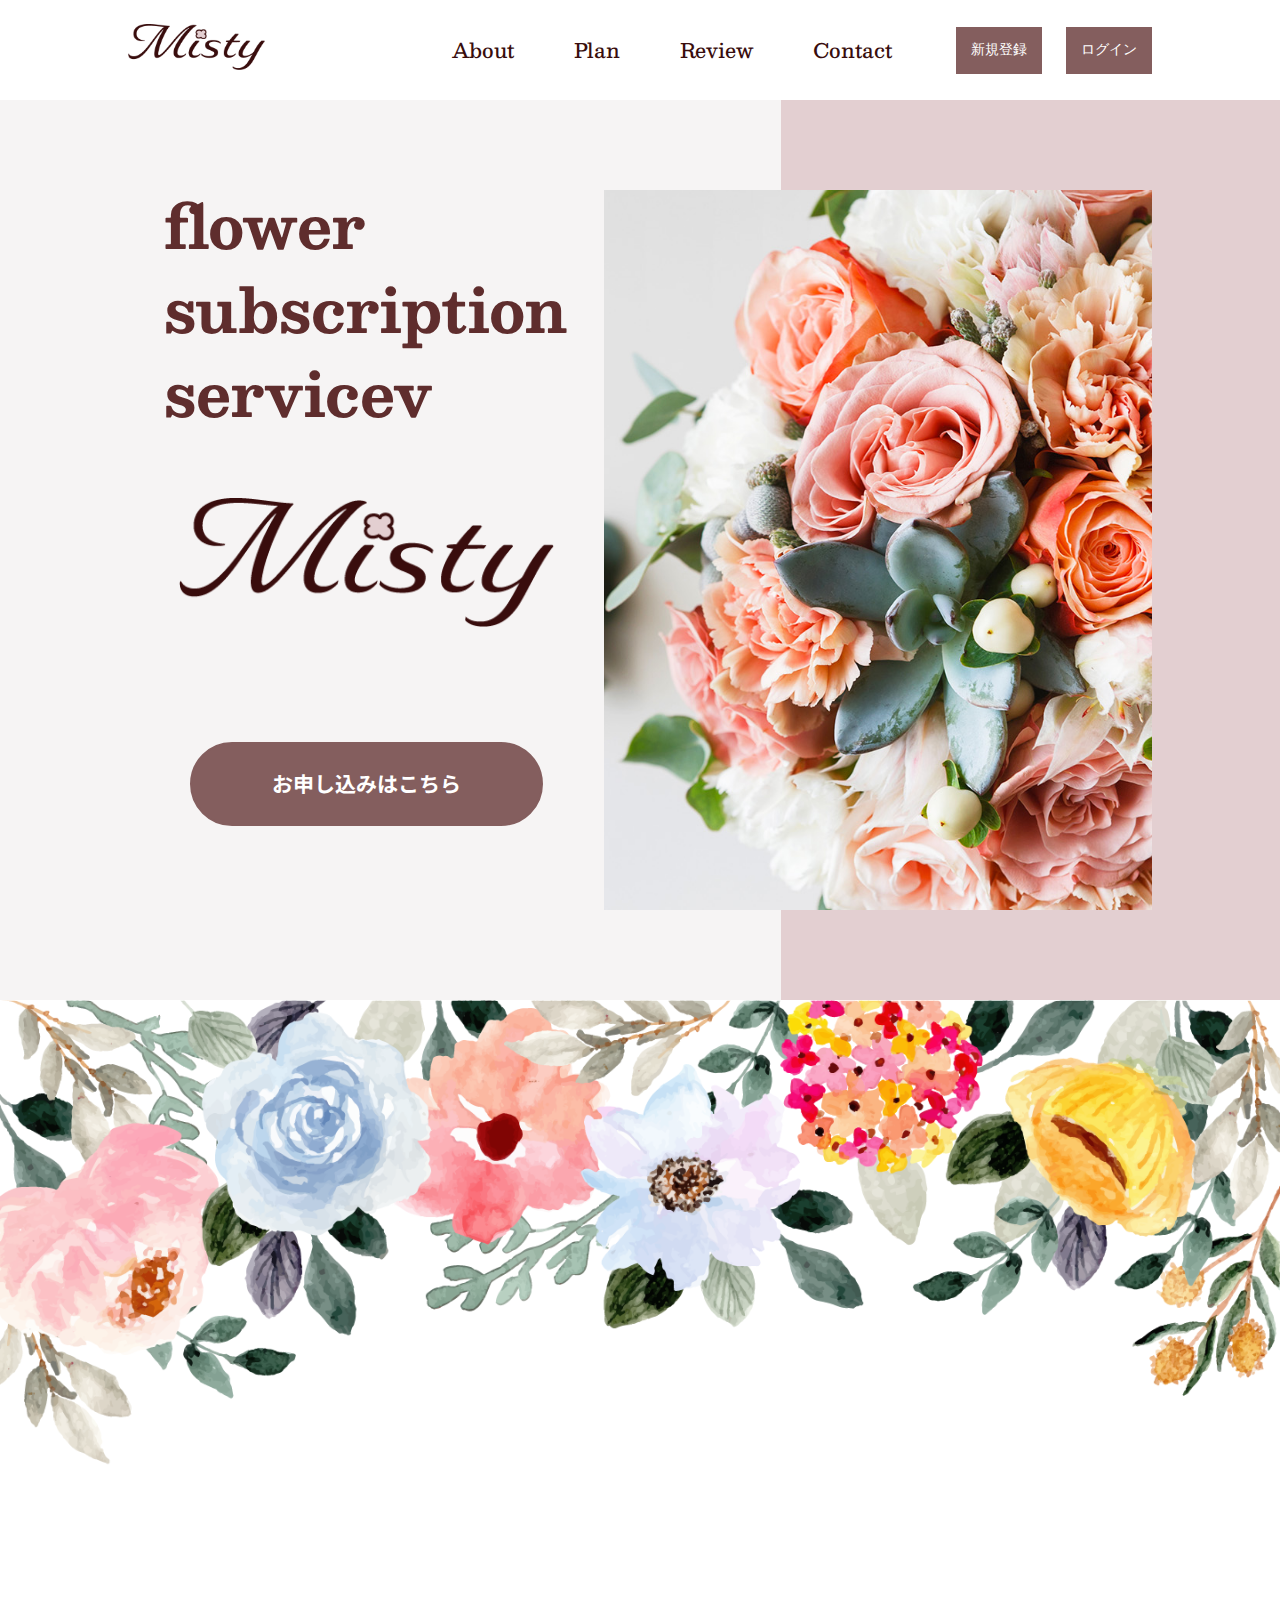
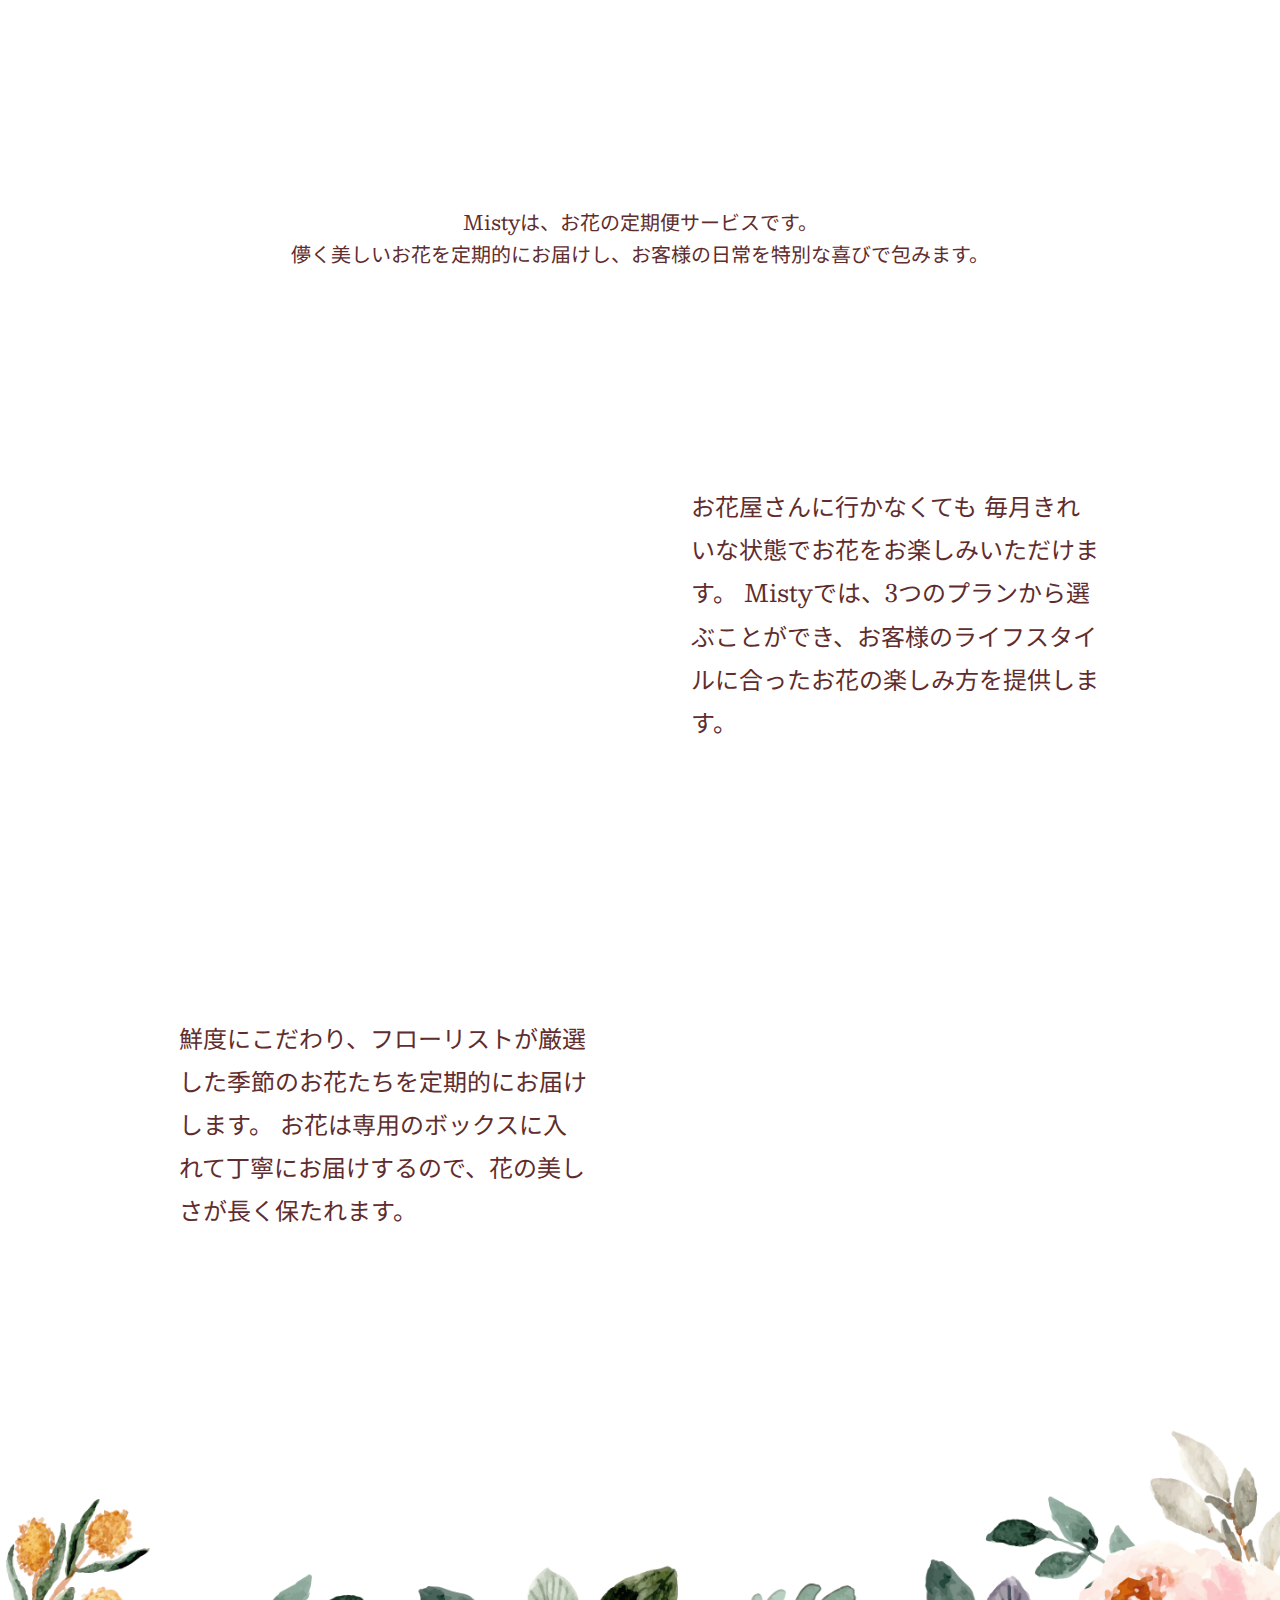
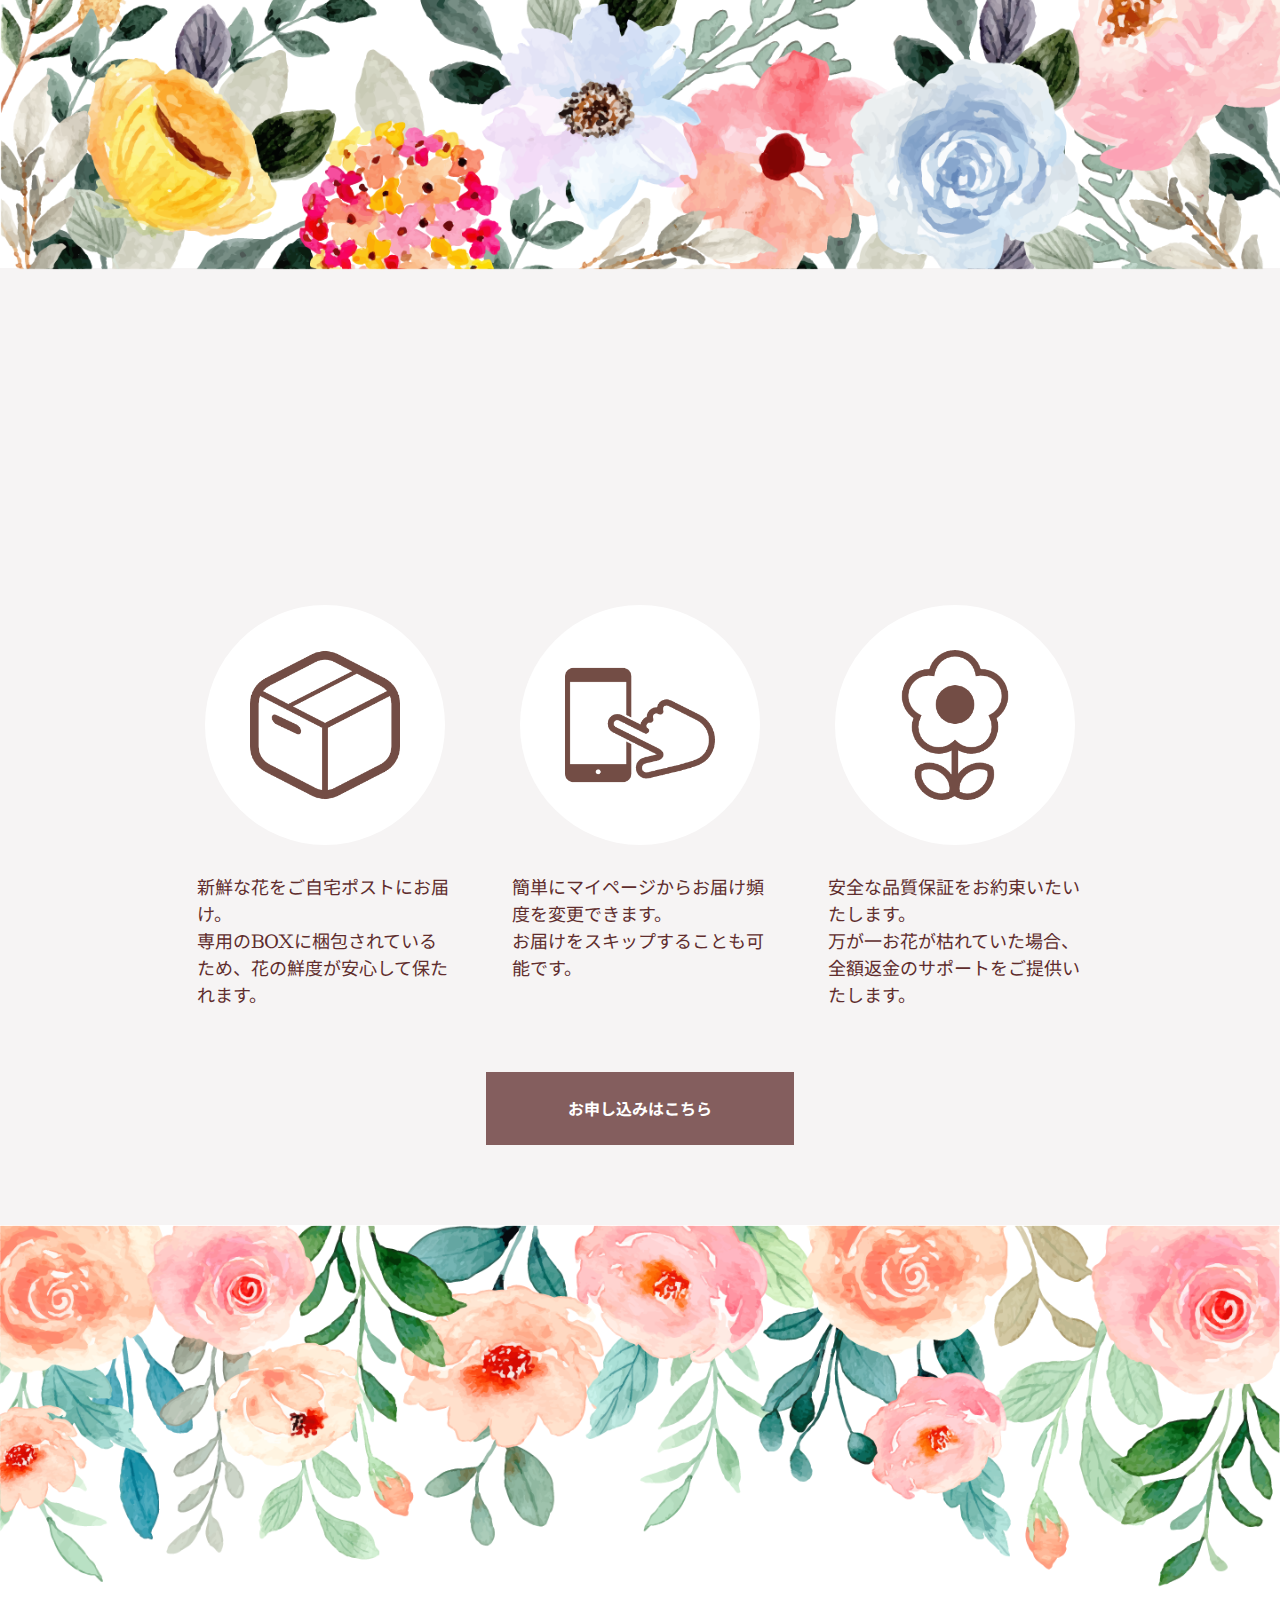
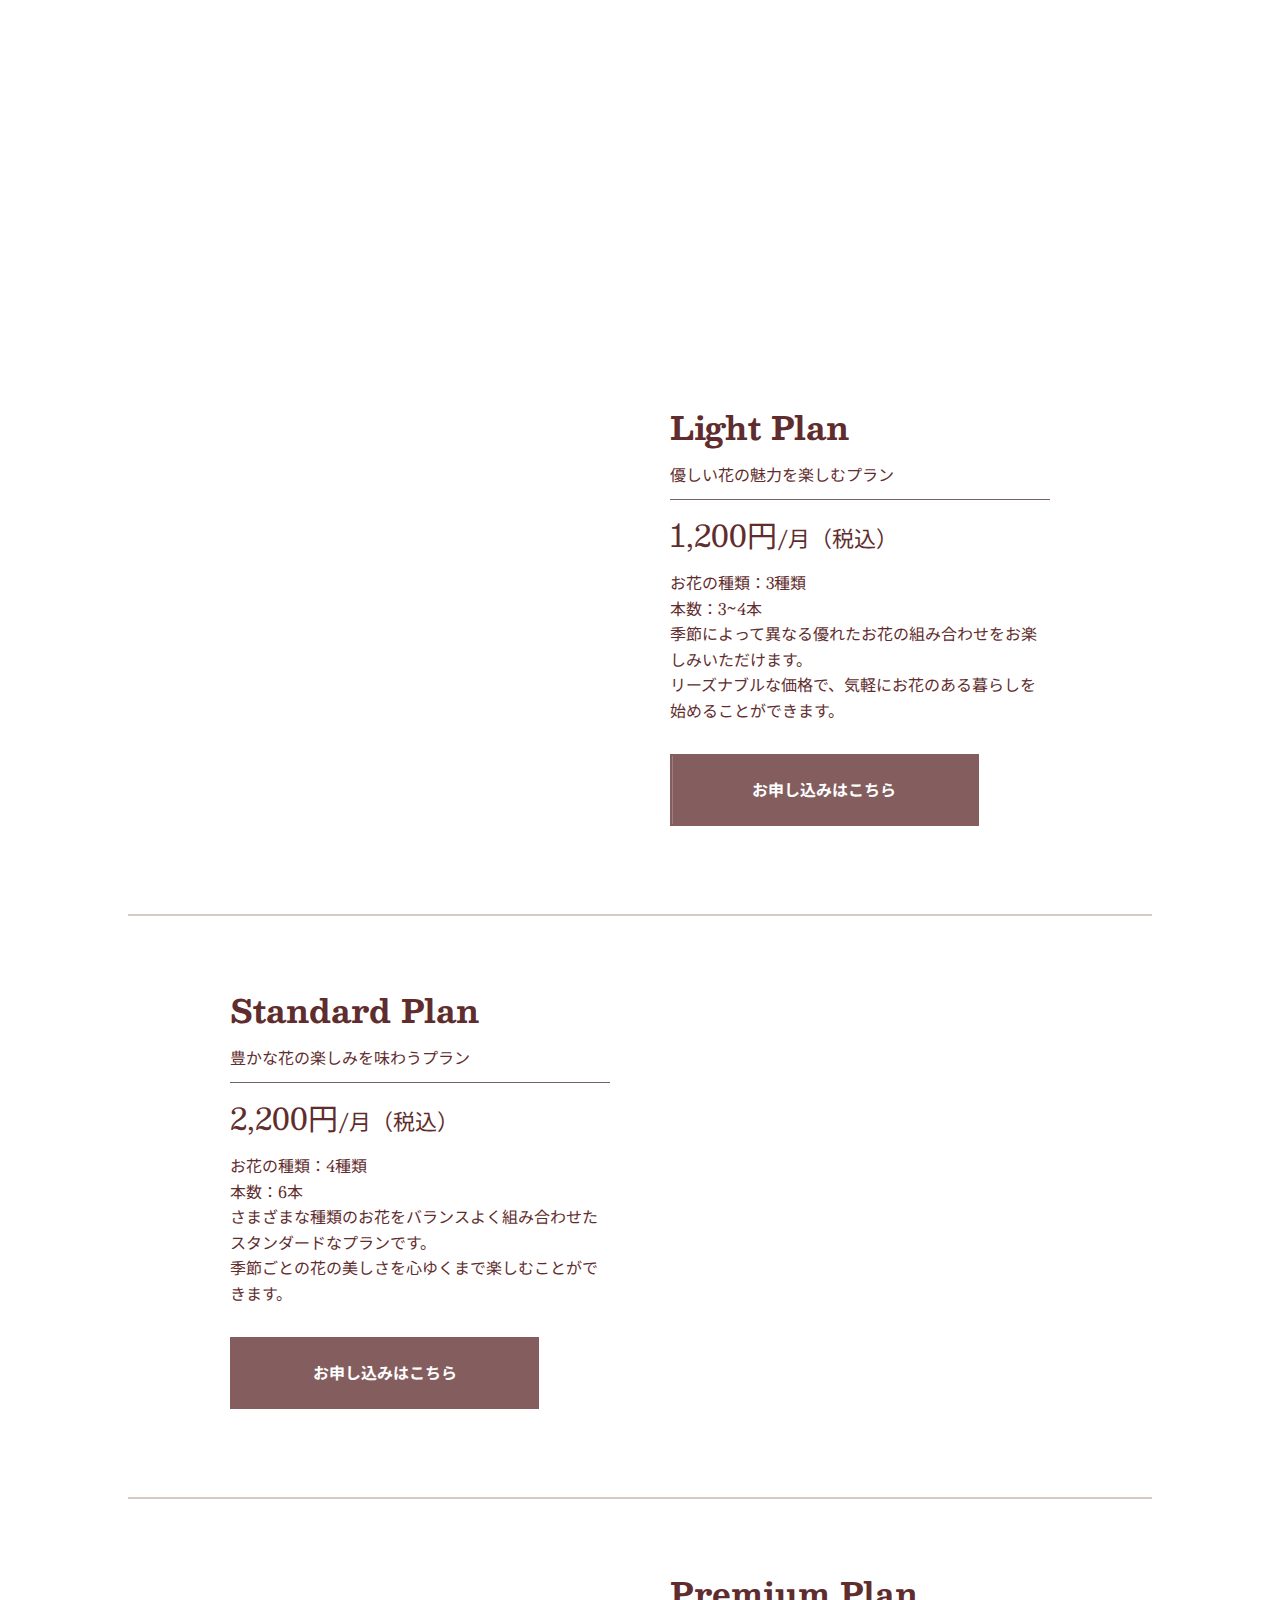
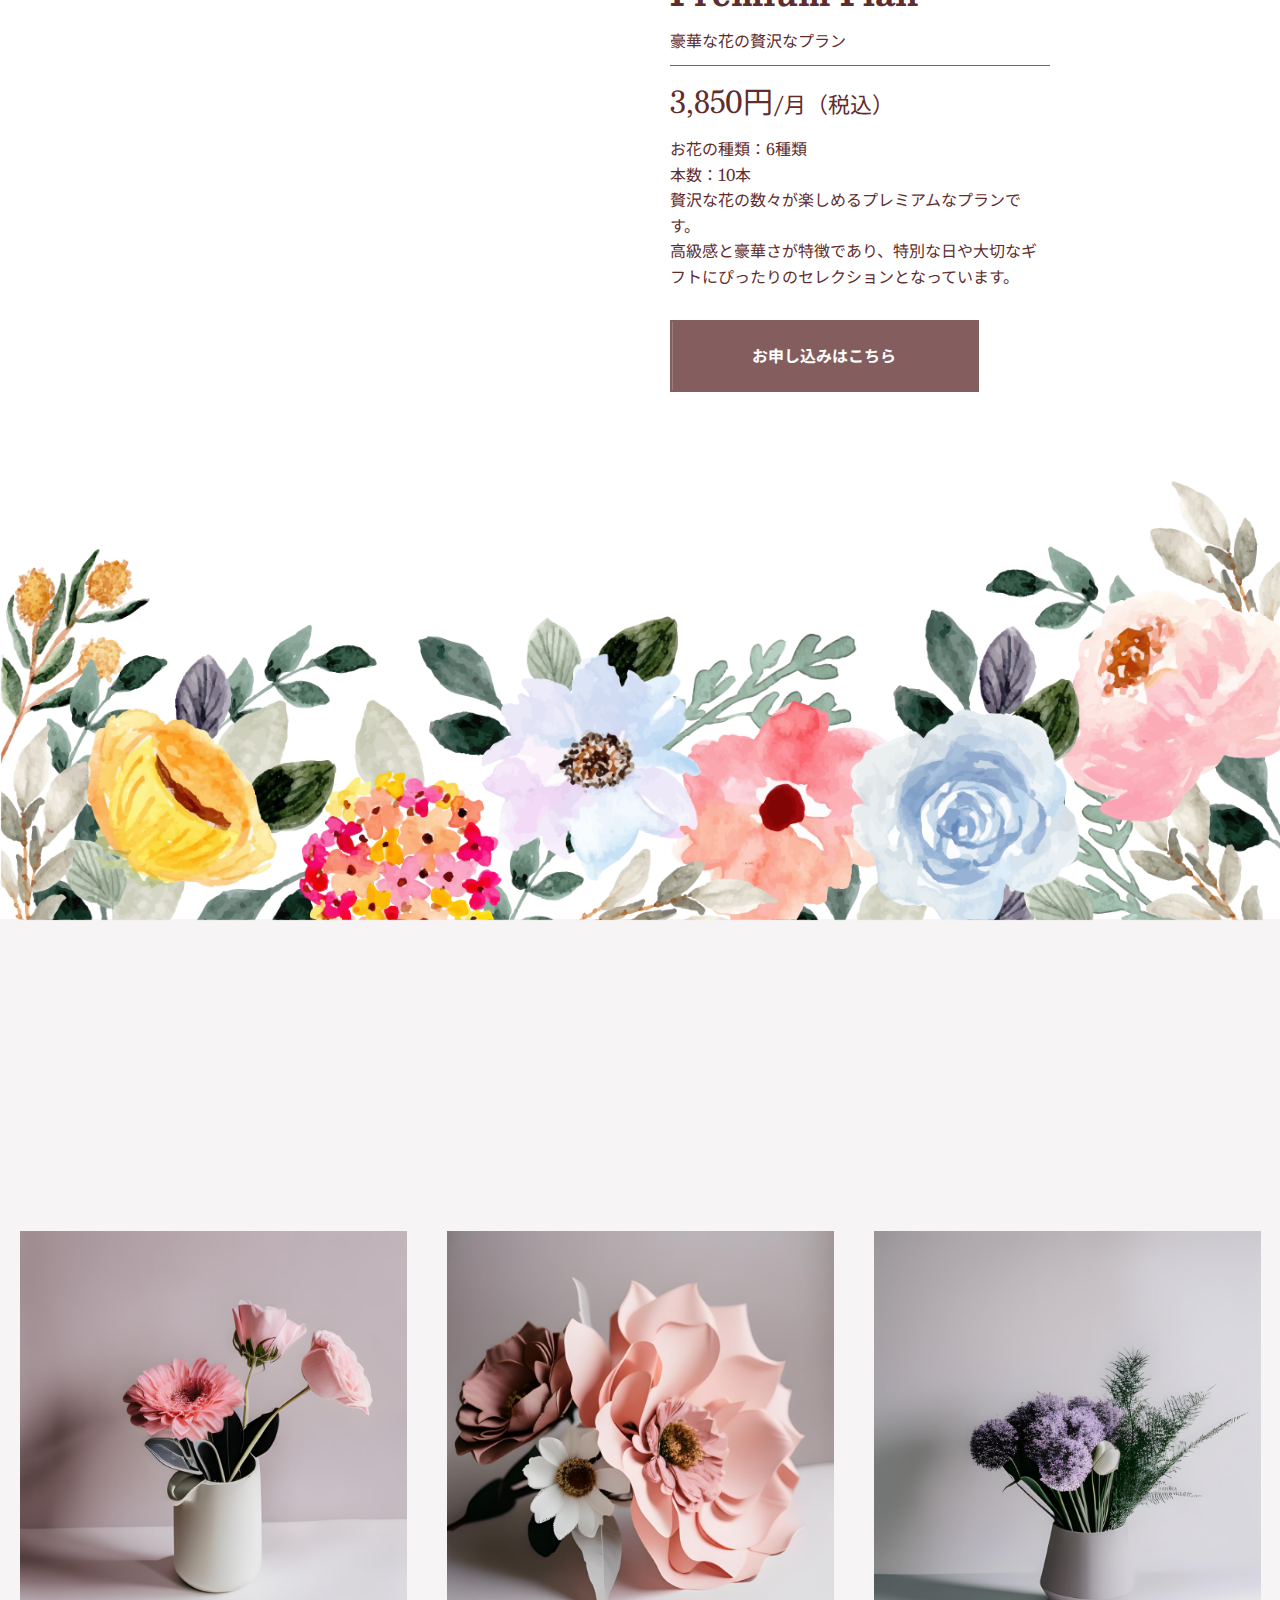
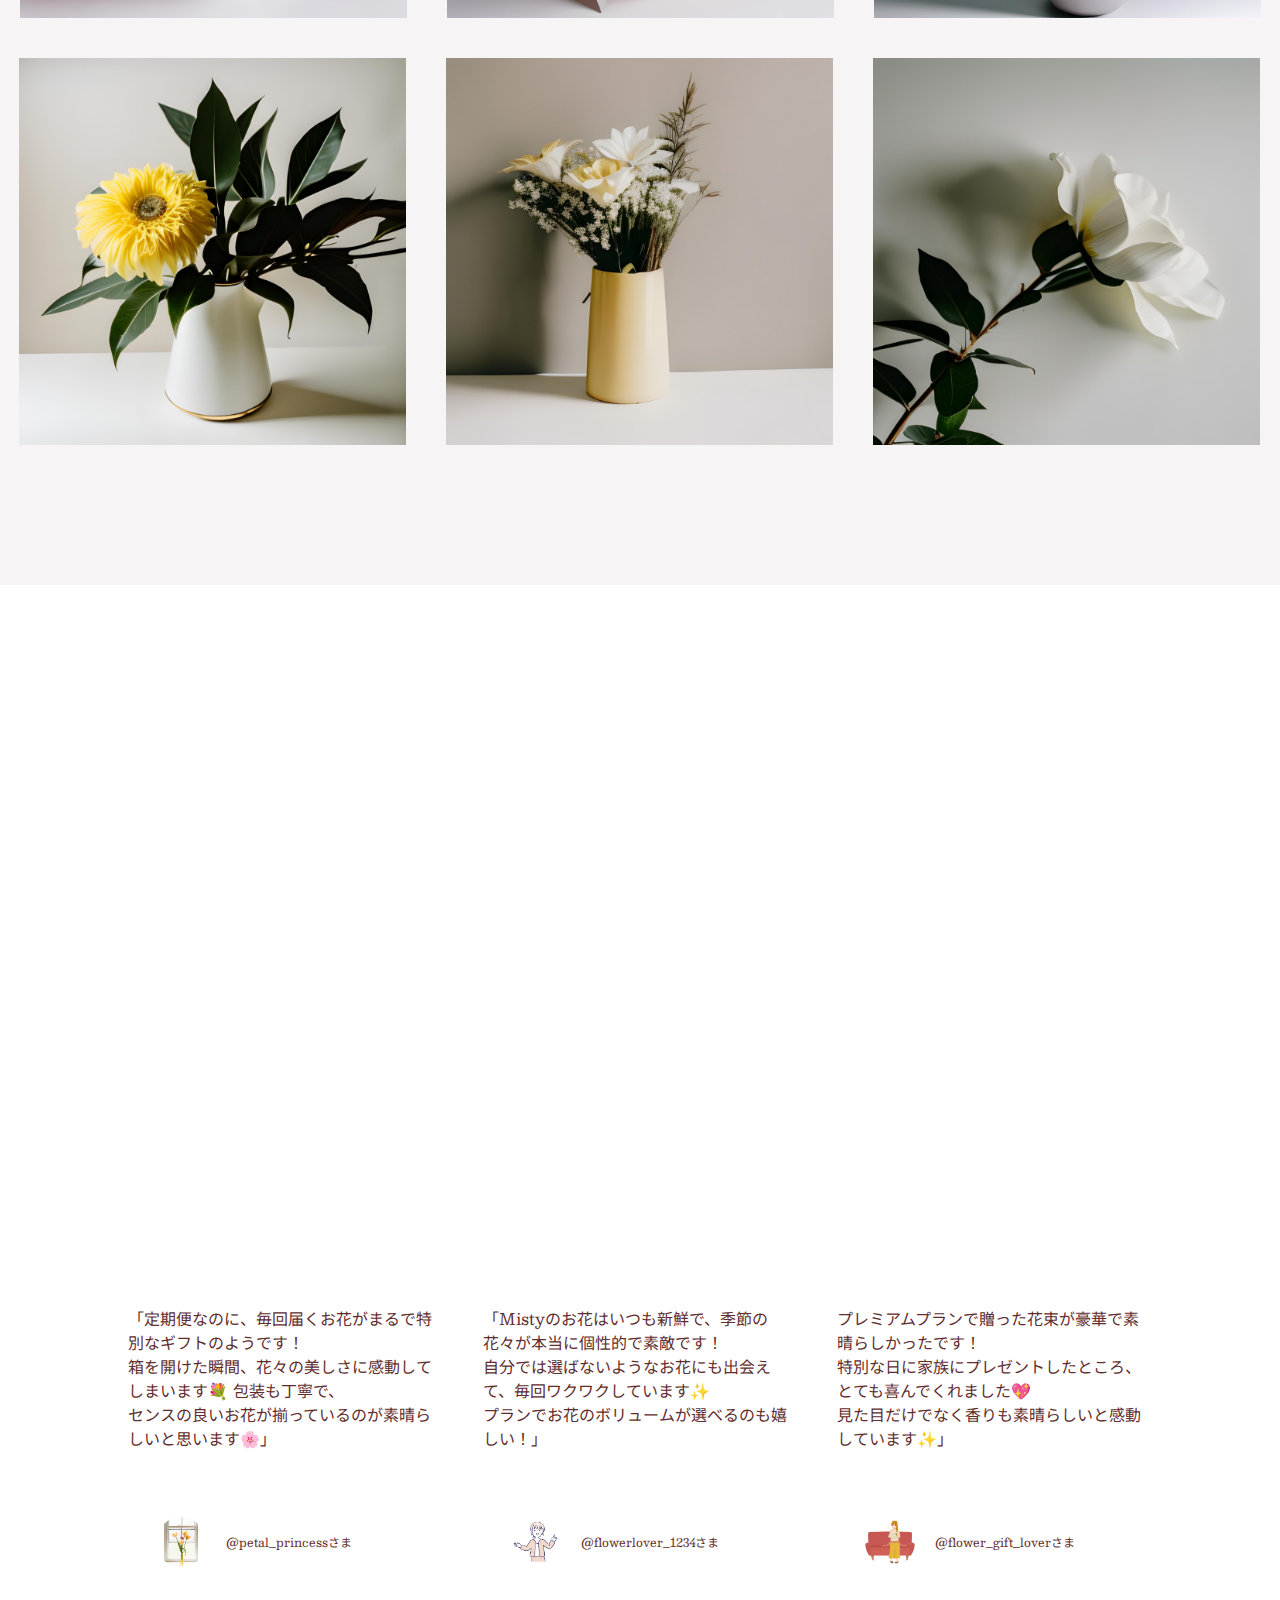
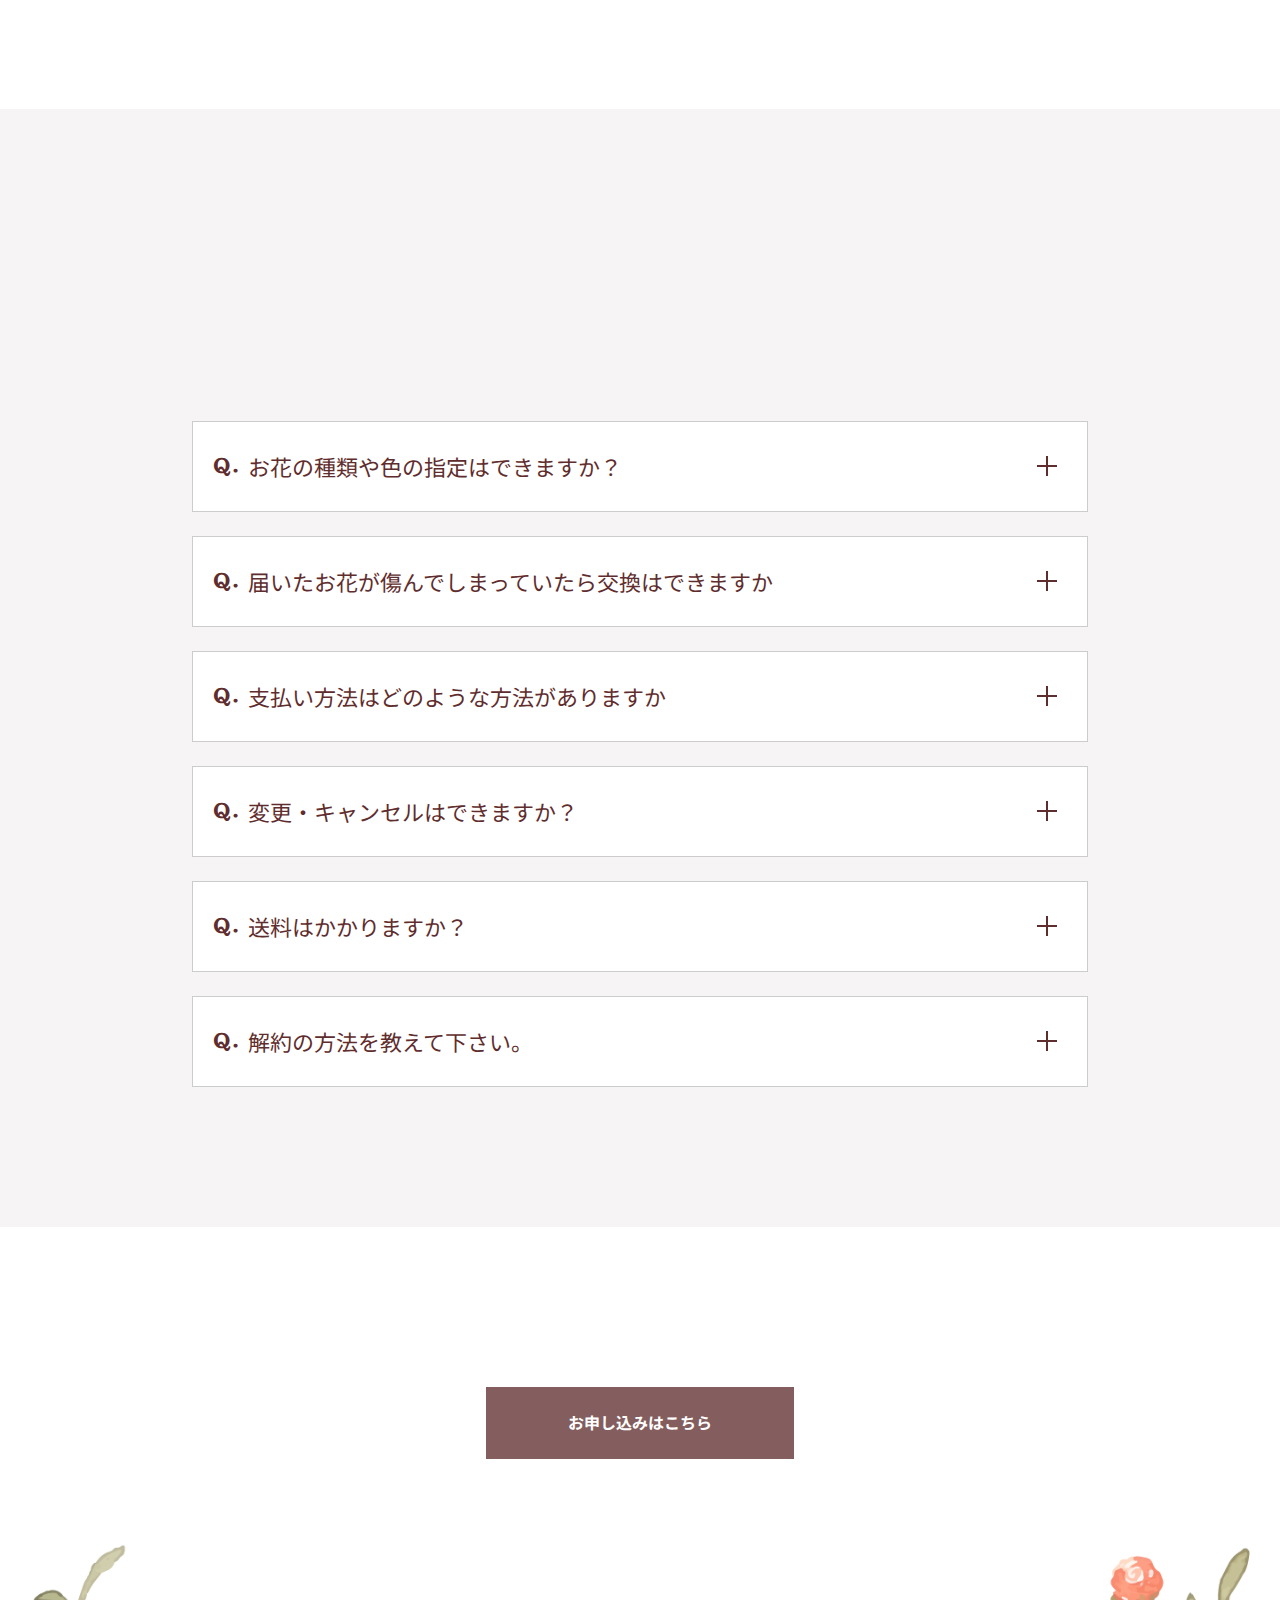
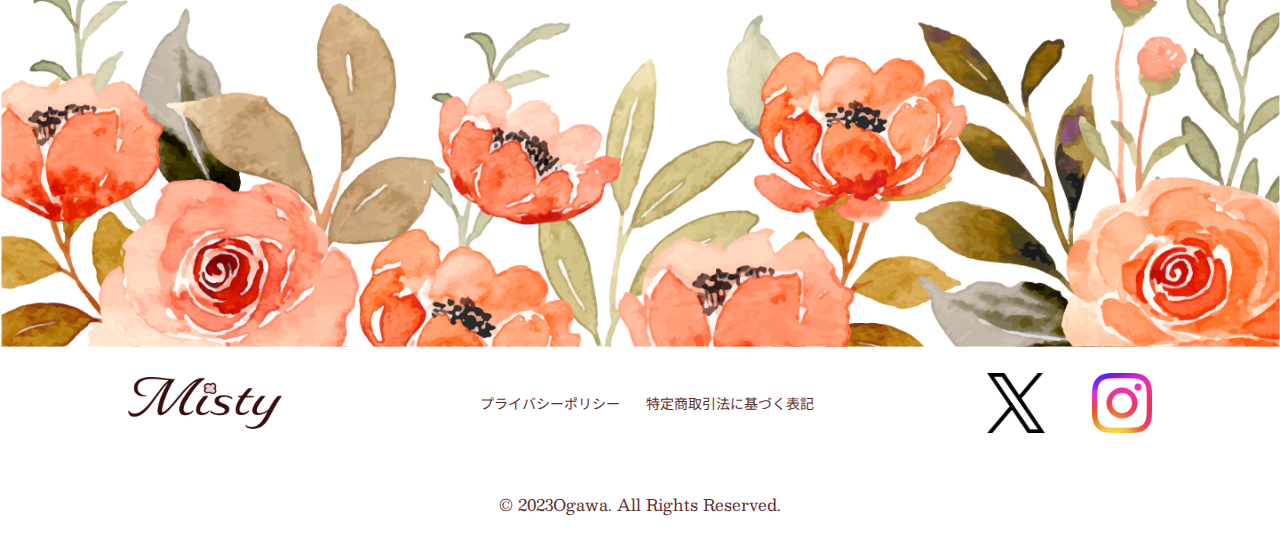
<file: index.html>
<!DOCTYPE html>  
<html lang="ja">
  <head>

  <meta charset="UTF-8">
  <title>Misty</title>
  <meta name="description" content="Mistyは、デジタルハリウッドbyLIGにてOgawaが制作した架空のお花のサブスクリプションサービスのLPです。">

  <meta name="viewport" content="width=device-width,initial-scale=1">

  <!-- CSSリンク -->
  <link rel="stylesheet" href="slick/slick.css">
  <link rel="stylesheet" href="slick/slick-theme.css">
  <link rel="stylesheet" href="css/reset.css">
  <link rel="stylesheet" href="css/common.css">
  <link rel="stylesheet" href="css/accordion.css">
  <link rel="stylesheet" href="css/slider.css">
  <link rel="stylesheet" href="css/anime.css">
  <!-- googleFonts -->
  <link rel="preconnect" href="https://fonts.googleapis.com">
  <link rel="preconnect" href="https://fonts.gstatic.com" crossorigin>
  <link href="https://fonts.googleapis.com/css2?family=Besley:wght@400;700&family=Noto+Sans+JP:wght@400;700&display=swap" rel="stylesheet">

  </head>

  <body>

    <header class="header_a">
      <div class="container">

        <!-- ロゴエリア -->
        <div class="area_logo_header">
          <a href="index.html" class="logo" href="Mistyのロゴ">
            <img src="img/logo0.png" alt="Mistyのロゴの画像">
          </a>
        </div>
        <!-- ナビゲーション -->
        <nav class="area_nav_header">
          <ul class="list_nav_header">
            <li>
              <a href="#About">About</a>
            </li>
            <li>
              <a href="#Plan">Plan</a>
            </li>
            <li>
              <a href="#Review">Review</a>
            </li>
            <li>
              <a href="contact.html">Contact</a>
            </li>
            <li>
              <a class="btn_1" href="sign-up.html">新規登録</a>
              <a class="btn_1" href="">ログイン</a>
            </li>
          </ul>
        </nav>
        <!-- ハンバーガーメニュー -->
        <div id="toggle">
            <div id="toggle-box">
              <span></span>
              <span></span>
              <span></span>
            </div>
        </div>
      
      <div id="nav-content">
          <nav>
              <ul>
                  <li><a href="index.html">Home</a></li>
                  <li><a href="#About">About</a></li>
                  <li><a href="#Plan">Plan</a></li>
                  <li><a href="#Review">Review</a></li>
                  <li><a href="contact.html">Contact</a></li>
                  
              </ul>
          </nav>
      </div>
      
      </div>
    </header>
    
    

    <main>

 <!-- セクション1TOP -->
    <section class="section1">
      <div class="top-bg">    
        <div class="bg-area">
          <div class="top-area1">
            <div class="top-area2">
              <div class="top-text-area">
                <div class="top-text-box">
                  <h1>flower<br>
                      subscription<br>
                      servicev</h1>
                </div>
              </div>

            <div class="top-logo-area">
              <div class="logo-box">
              <img src="img/logo0.png" alt="Misty">
              </div>
            </div>

            <div class="top-btn-area">
              <div class="top-btn-box">
                <a href="order.html" class="btn_04">お申し込みはこちら</a>
              </div>
            </div>

          </div>

          <div class="top-area3">
            <img src="img/top-img.jpg" alt="お花の画像">
          </div>
      
          </div>
        </div>
      </div>
</section>

<!-- セクション2About -->
<section id="About" class="section2">
      <div class="about-img-box-top">
        <img src="img/About-img1.png" alt="お花のイラスト・上">
      </div>


        <h2 class="h2-en box box blurTrigger">About</h2>
        <h2 class="h2-ja box box blurTrigger">Mistyとは？</h2>
      

        <p>Mistyは、お花の定期便サービスです。<br>
         儚く美しいお花を定期的にお届けし、お客様の日常を特別な喜びで包みます。
        </p>

      
      
      <div class="about-bg-area">
        
        
        <div class="about-area">
          <div class="about-img-area box blurTrigger">
          <img src="img/img2.jpg" alt="お花の画像">
          </div>
          <div class="about-text-area">
            <p class="about-text">お花屋さんに行かなくても
              毎月きれいな状態でお花をお楽しみいただけます。
              Mistyでは、3つのプランから選ぶことができ、お客様のライフスタイルに合ったお花の楽しみ方を提供します。</p>

          </div>
        </div>
        
        <div class="about-area">
          <div class="about-img-area box blurTrigger">
          <img src="img/img3.jpg" alt="お花の画像">
          </div>
          <div class="about-text-area">
            <p class="about-text">鮮度にこだわり、フローリストが厳選した季節のお花たちを定期的にお届けします。
              お花は専用のボックスに入れて丁寧にお届けするので、花の美しさが長く保たれます。</p>
          </div>
        </div>
   
      </div>

      <div class="about-img-box-bottom">
        <img src="img/About-img2.png" alt="お花のイラスト・下">
      </div>

</section>


      
<!--セクション3Quality-->
  <section class="section3">
        
        <h2 class="h2-en blurTrigger">Quality</h2>
        <h2 class="h2-ja blurTrigger">Mistyの安心品質</h2>
        
        <div class="qt-bg-area">
          
          
<!--複製-->
          <div class="qt-area">
            <div class="qt-img-box">
              <div class="circle">
                <img src="img/q-img1.png" alt="アイコン">
              </div>
            </div>
            
            <div class="qt-text-box">
              <p>新鮮な花をご自宅ポストにお届け。<br>
                専用のBOXに梱包されているため、花の鮮度が安心して保たれます。
              </p>
            </div>
          </div>
          
<!--複製-->
          <div class="qt-area">
            <div class="qt-img-box">
              <div class="circle">
                <img src="img/q-img2.png" alt="アイコン">
              </div>
            </div>
            
            <div class="qt-text-box">
              <p>簡単にマイページからお届け頻度を変更できます。<br>
                お届けをスキップすることも可能です。
              </p>
            </div>
          </div>
          
<!--複製-->
          <div class="qt-area">
            <div class="qt-img-box">
              <div class="circle">
                <img src="img/q-img3.png" alt="アイコン">
              </div>
            </div>
            
            <div class="qt-text-box">
              <p>安全な品質保証をお約束いたいたします。<br>
                万が一お花が枯れていた場合、全額返金のサポートをご提供いたします。
              </p>
            </div>
          </div>
      
        </div>
      
      
      <!-- ボタンエリア -->
      <div class="qt-btn-area">
        <a href="order.html" class="qt-btn">お申し込みはこちら</a>
      </div>
  
    </section>

  
      <!--セクション4Plan-->
  <section id="Plan" class="section4">

    <div class="plan-img-box-top">
      <img src="img/Plan-img-1.png" alt="お花のイラスト・上">
    </div>

    <h2 class="h2-en blurTrigger">Plan</h2>
    <h2 class="h2-ja blurTrigger">プラン</h2>


    <!-- プランBGエリア -->
    <div class="plan-bg-area">
      <div class="plan-area-1">
        <div class="plan-img-area blurTrigger">
          <img src="img/Plan-img-3.jpg" alt="お花の画像">
        </div>
        <div class="plan-text-area">
          <h3 class="light-plan">Light Plan</h3>
          <p class="light-plan-p">優しい花の魅力を楽しむプラン</p>
          <p class="price"><span>1,200円</span>/月（税込）</p>
          <p class="contents">お花の種類：3種類<br>
            本数：3~4本<br>
            季節によって異なる優れたお花の組み合わせをお楽しみいただけます。<br>
            リーズナブルな価格で、気軽にお花のある暮らしを始めることができます。</p>
            <!-- Planボタンエリア -->
            <div class="plan-btn-area">
              <a href="order.html" class="plan-btn">お申し込みはこちら</a>
            </div>
        </div>
      </div>
      <div class="border"></div>
    </div>


    <!-- プランBGエリア複製 -->
    <div class="plan-bg-area">
      <div class="plan-area-2">
        <div class="plan-img-area blurTrigger">
          <img src="img/Plan-img-4.jpg" alt="お花の画像">
        </div>
        <div class="plan-text-area">
          <h3 class="light-plan">Standard Plan</h3>
          <p class="light-plan-p">豊かな花の楽しみを味わうプラン</p>
          <p class="price"><span>2,200円</span>/月（税込）</p>
          <p class="contents">お花の種類：4種類<br>
            本数：6本<br>
            さまざまな種類のお花をバランスよく組み合わせたスタンダードなプランです。<br>
            季節ごとの花の美しさを心ゆくまで楽しむことができます。</p>
            <!-- Planボタンエリア -->
            <div class="plan-btn-area">
              <a href="order.html" class="plan-btn">お申し込みはこちら</a>
            </div>
        </div>
      </div>
      <div class="border"></div>
    </div>
    

        <!-- プランBGエリア複製 -->
    <div class="plan-bg-area">
      <div class="plan-area-1">
        <div class="plan-img-area blurTrigger">
          <img src="img/Plan-img-5.jpg" alt="お花の画像">
        </div>
        <div class="plan-text-area">
          <h3 class="light-plan">Premium Plan</h3>
          <p class="light-plan-p">豪華な花の贅沢なプラン</p>
          <p class="price"><span>3,850円</span>/月（税込）</p>
          <p class="contents">お花の種類：6種類<br>
            本数：10本<br>
            贅沢な花の数々が楽しめるプレミアムなプランです。<br>
            高級感と豪華さが特徴であり、特別な日や大切なギフトにぴったりのセレクションとなっています。</p>
            <!-- Planボタンエリア -->
            <div class="plan-btn-area">
              <a href="order.html" class="plan-btn">お申し込みはこちら</a>
            </div>
        </div>
      </div>

    </div>

    <div class="plan-img-box-bottom">
      <img src="img/About-img2.png" alt="お花のイラスト・下">
    </div>

</section>

  <!-- セクション5Gallery -->
<section class="section5">
  <h2 class="h2-en blurTrigger">Gallery</h2>
  <h2 class="h2-ja blurTrigger">お届けするお花の例</h2>

        
  <div class="test-slick">
    <div class="test-slick__item"><img src="img/1.png" alt="お花の画像" width="500" height="233"></div>
    <div class="test-slick__item"><img src="img/2.png" alt="お花の画像" width="500" height="233"></div>
    <div class="test-slick__item"><img src="img/3.png" alt="お花の画像" width="500" height="233"></div>
    <div class="test-slick__item"><img src="img/4.png" alt="お花の画像" width="500" height="233"></div>
    <div class="test-slick__item"><img src="img/6.png" alt="お花の画像" width="500" height="233"></div>
    <div class="test-slick__item"><img src="img/7.png" alt="お花の画像" width="500" height="233"></div>
    <div class="test-slick__item"><img src="img/8.png" alt="お花の画像" width="500" height="233"></div>
  <!--    <div class="test-slick__item"><img src="img/" alt="" width="500" height="233"></div>-->
  </div>


        
  <div class="test-slick2" dir="rtl">
    <div class="test-slick__item"><img src="img/9.png" alt="お花の画像" width="500" height="233"></div>
    <div class="test-slick__item"><img src="img/10.png" alt="お花の画像" width="500" height="233"></div>
    <div class="test-slick__item"><img src="img/11.png" alt="お花の画像" width="500" height="233"></div>
    <div class="test-slick__item"><img src="img/12.png" alt="お花の画像" width="500" height="233"></div>
    <div class="test-slick__item"><img src="img/13.png" alt="お花の画像" width="500" height="233"></div>
    <div class="test-slick__item"><img src="img/14.png" alt="お花の画像" width="500" height="233"></div>
    <div class="test-slick__item"><img src="img/15.png" alt="お花の画像" width="500" height="233"></div>
  </div>

</section>


<!-- セクション6Review -->
<section id="Review" class="section6">
  <h2 class="h2-en blurTrigger">Review</h2>
  <h2 class="h2-ja blurTrigger">Mistyの安心品質</h2>


<div class="review-bg-area">

  <div class="review-area">
    <div class="review-img-box blurTrigger">
      <img src="img/Review1.jpg" alt="お花の画像">
    </div>
    <div class="review-text-area">
      <p>「定期便なのに、毎回届くお花がまるで特別なギフトのようです！<br>
          箱を開けた瞬間、花々の美しさに感動してしまいます💐 包装も丁寧で、<br>
          センスの良いお花が揃っているのが素晴らしいと思います🌸」
      </p>
    </div>
    <div class="review-flex">
      <div class="review-img-box2">
        <div class="review-img-circle">
          <img src="img/Review-icon1.jpg" alt="ユーザーのアイコン">
        </div>
      </div>
      <div class="review-text-box2">
        <p>@petal_princessさま</p>
      </div>
    </div>
  </div>

  <!-- 複製 -->
  <div class="review-area">
    <div class="review-img-box blurTrigger">
      <img src="img/Review2.jpg" alt="お花の画像">
    </div>
    <div class="review-text-area">
      <p>「Mistyのお花はいつも新鮮で、季節の花々が本当に個性的で素敵です！<br>
          自分では選ばないようなお花にも出会えて、毎回ワクワクしています✨<br>
          プランでお花のボリュームが選べるのも嬉しい！」
      </p>
    </div>
    <div class="review-flex">
      <div class="review-img-box2">
        <div class="review-img-circle">
          <img src="img/Review-icon2.png" alt="ユーザーのアイコン">
        </div>
      </div>
      <div class="review-text-box2">
        <p>@flowerlover_1234さま</p>
      </div>
    </div>
  </div>

  <!-- 複製 -->
  <div class="review-area">
    <div class="review-img-box blurTrigger">
      <img src="img/Review3.jpg" alt="お花の画像">
    </div>
    <div class="review-text-area">
      <p>プレミアムプランで贈った花束が豪華で素晴らしかったです！<br>
        特別な日に家族にプレゼントしたところ、とても喜んでくれました💖<br>
        見た目だけでなく香りも素晴らしいと感動しています✨」
      </p>
    </div>
    <div class="review-flex">
      <div class="review-img-box2">
        <div class="review-img-circle">
          <img src="img/Review-icon3.png" alt="ユーザーのアイコン">
        </div>
      </div>
      <div class="review-text-box2">
        <p>@flower_gift_loverさま</p>
      </div>
    </div>
  </div>

</div>

</section>



<!-- セクション7FAQ -->
<section id="faq" class="section7">

  <h2 class="h2-en blurTrigger">FAQ</h2>
  <h2 class="h2-ja blurTrigger">よくある質問</h2>


<!-- アコーディオンメニュー -->
<div class="s_section">
  <div class="accordion_area gutter">
    <div class="accordion_one">
      <div class="ac_header">
        <div class="p-faq__headinner">
          <p class="p-faq__q-txt">お花の種類や色の指定はできますか？</p>
        </div>
        <div class="i_box"></div>
      </div>
      <div class="ac_inner">
        <div class="p-faq__bodyinner">
          <p class="p-faq__a-txt">はい、お花の種類や色の指定が可能です。<br>
            Mistyでは、季節の花々の中からお客様のご希望に合わせてお花をセレクトし、豊富なカラーバリエーションからお選びいただけます。</p>
        </div>
      </div>
    </div>
    <div class="accordion_one">
      <div class="ac_header">
        <div class="p-faq__headinner">
          <p class="p-faq__q-txt">届いたお花が傷んでしまっていたら交換はできますか</p>
        </div>
        <div class="i_box"></div>
      </div>
      <div class="ac_inner">
        <div class="p-faq__bodyinner">
          <p class="p-faq__a-txt">はい、万が一届いたお花に傷みがある場合は、出荷日から3日以内に「info@mistyflowers.com」までお気軽にご連絡ください。<br>
            迅速に対応し、新しいお花をお届けさせていただきます。
          </p>
        </div>
      </div>
    </div>
    <div class="accordion_one">
      <div class="ac_header">
        <div class="p-faq__headinner">
          <p class="p-faq__q-txt">支払い方法はどのような方法がありますか</p>
        </div>
        <div class="i_box"></div>
      </div>
      <div class="ac_inner">
        <div class="p-faq__bodyinner">
          <p class="p-faq__a-txt">支払い方法としては、クレジットカード、銀行振込、PayPalなどがご利用いただけます。<br>
            ご希望に応じてお選びいただけます。</p>
        </div>
      </div>
    </div>
    <div class="accordion_one">
      <div class="ac_header">
        <div class="p-faq__headinner">
          <p class="p-faq__q-txt">変更・キャンセルはできますか？</p>
        </div>
        <div class="i_box"></div>
      </div>
      <div class="ac_inner">
        <div class="p-faq__bodyinner">
          <p class="p-faq__a-txt">はい、お届け頻度の変更や一時的なキャンセル（スキップ）が可能です。<br>
            マイページからお手続きいただけます。ただし、お手続きのタイミングにはご注意いただき、変更・キャンセル希望のお日にちまでにお手続きをお願いいたします。</p>
        </div>
      </div>
    </div>

    <div class="accordion_one">
      <div class="ac_header">
        <div class="p-faq__headinner">
          <p class="p-faq__q-txt">送料はかかりますか？</p>
        </div>
        <div class="i_box"></div>
      </div>
      <div class="ac_inner">
        <div class="p-faq__bodyinner">
          <p class="p-faq__a-txt">いいえ、Mistyでは送料は無料です。<br>
            お届け先が日本国内であれば、追加の送料は一切かかりませんので安心してご利用ください。</p>
        </div>
      </div>
    </div>

    <div class="accordion_one">
      <div class="ac_header">
        <div class="p-faq__headinner">
          <p class="p-faq__q-txt">解約の方法を教えて下さい。</p>
        </div>
        <div class="i_box"></div>
      </div>
      <div class="ac_inner">
        <div class="p-faq__bodyinner">
          <p class="p-faq__a-txt">解約をご希望の場合は、マイページから解約手続きが可能です。<br>
            お手続きに際しては、解約の希望プランと解約の理由をお知らせいただくようお願いいたします。</p>
        </div>
      </div>
    </div>

  </div>
  </div>
</section>

<!-- セクション8お申し込みはこちら-->
<section class="section8">
  <div class="section8-p blurTrigger">\ まずはお気軽に /</div>
  <!-- ボタンエリア -->
  <div class="qt-btn-area">
    <a href="order.html" class="qt-btn">お申し込みはこちら</a>
  </div>

  <div class="section8-img-box-bottom">
    <img src="img/bottom.png" alt="お花のイラスト・下">
  </div>

</section>

</main>



<!-- フッター -->
<footer>
  <div class="footer">
    <div class="footer-text-img-area">
      <div class="footer-logo-box">
        <img src="img/logo0.png" alt="Mistyのロゴ">

      </div>
      <div class="footer-text-box">
        <p>プライバシーポリシー</p>
        <p>特定商取引法に基づく表記</p>
      </div>
      <div class="footer-icon-area">
        <div class="footer-icon-box">
          <img src="img/x.png" alt="Xのアイコン">
        </div>
        <div class="footer-icon-box">
          <img src="img/Instagram_Glyph_Gradient.png" alt="インスタグラムのアイコン">

        </div>
      </div>
    </div>
  </div>
</footer>

<p><small>&copy; 2023 <span itemprop="author">Ogawa</span>. All Rights Reserved.</small></p>









<!-- jQuery読み込み -->
<script src="js/code.jquery.com_jquery-3.7.0.min.js" ></script>
    
<!-- スリックJS読み込み -->
<script src="slick/slick.min.js"></script>

<!-- 自分の書くJS読み込み -->
<script src="js/common.js"></script>
<script src="js/anime.js" ></script>
<script src="js/slider.js"></script>
  
  </body>
</html>
</file>
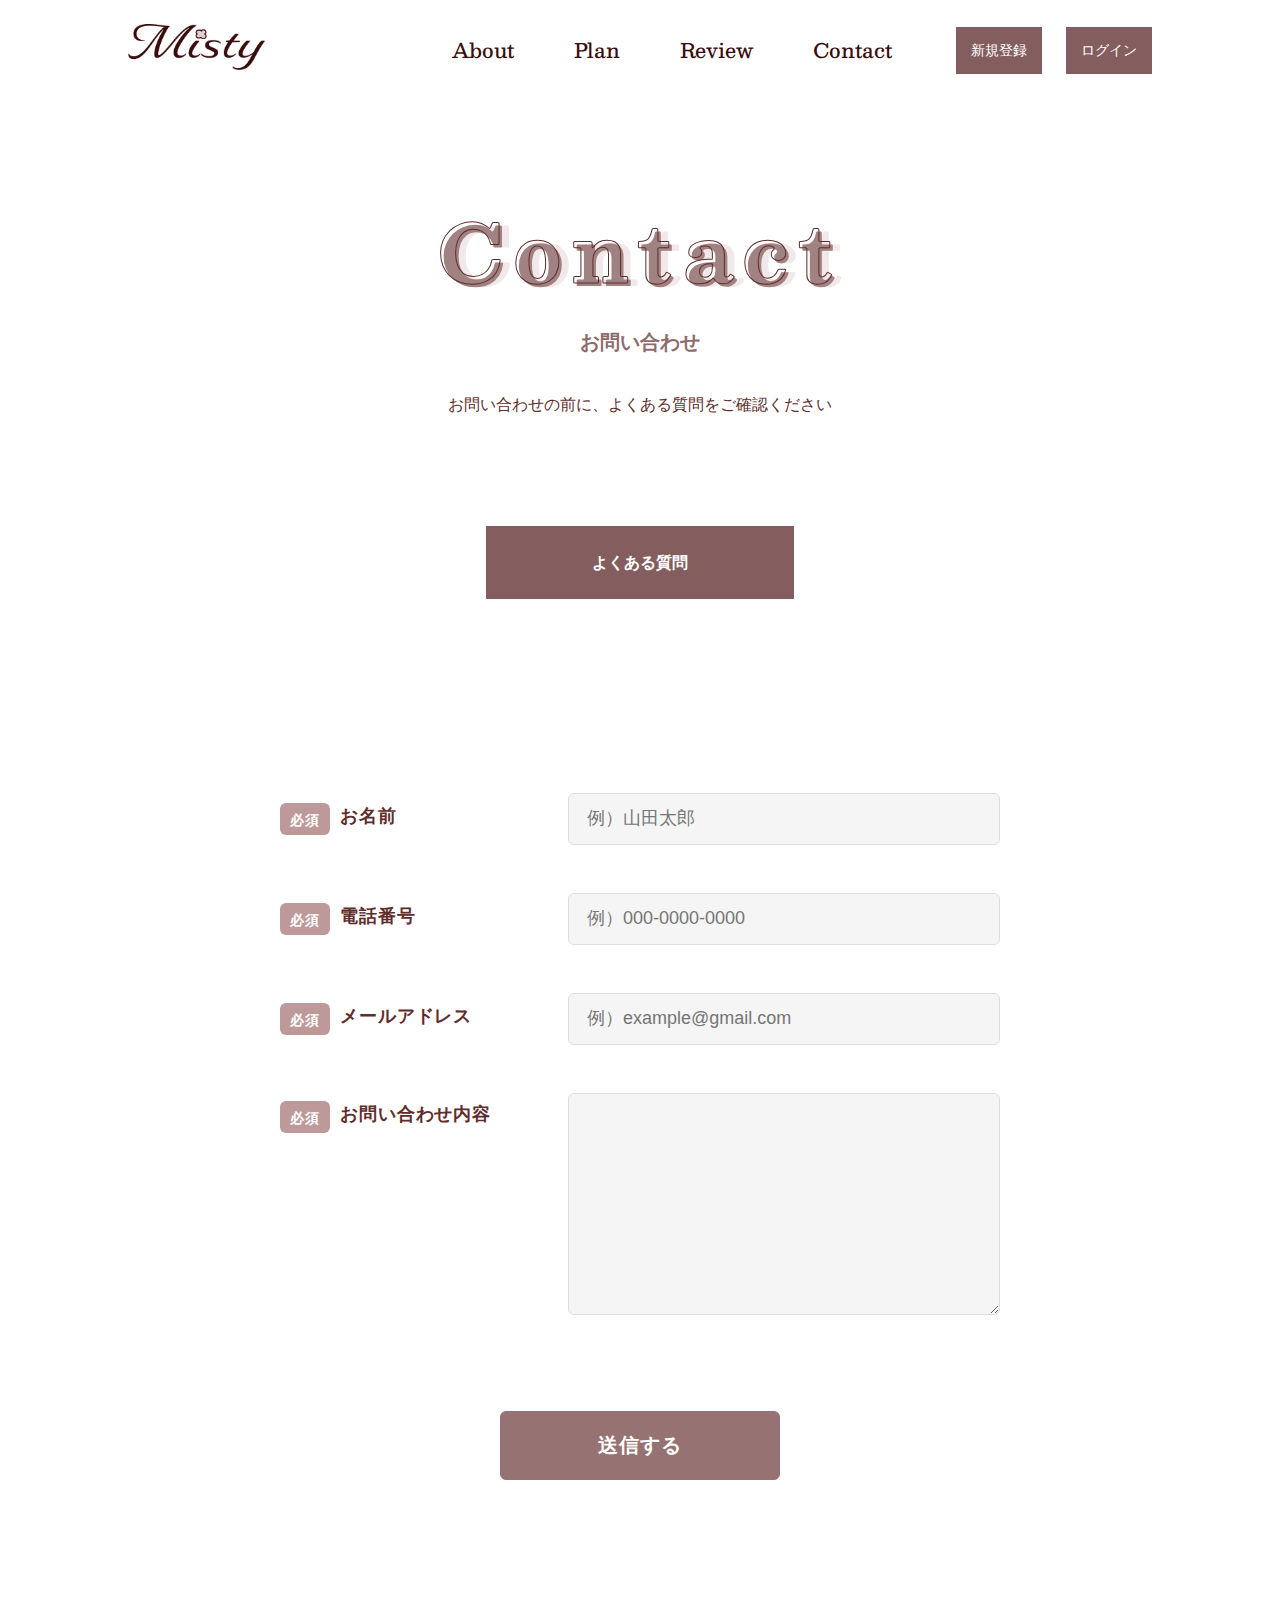
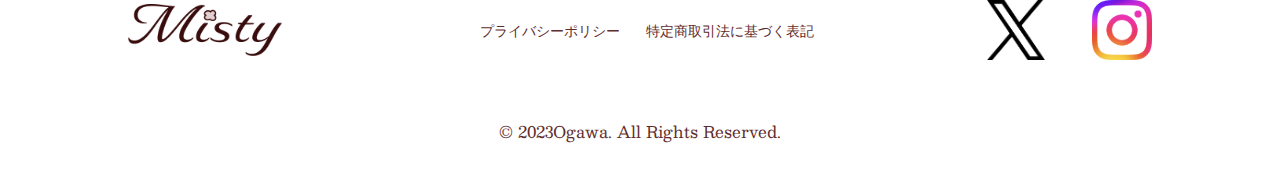
<file: contact.html>
<!DOCTYPE html>
<html lang="en">

<head>
    <meta charset="UTF-8">
    <title>Misty</title>
    <meta name="description" content="Mistyは、デジタルハリウッドbyLIGにてOgawaが制作した架空のお花のサブスクリプションサービスのLPです。">
  
    <meta name="viewport" content="width=device-width,initial-scale=1">
  
    <!-- CSSリンク -->
    <link rel="stylesheet" href="css/reset.css">
    <link rel="stylesheet" href="css/common.css">
    <link rel="stylesheet" href="css/contact.css">


    <!-- googleFonts -->
    <link rel="preconnect" href="https://fonts.googleapis.com">
    <link rel="preconnect" href="https://fonts.gstatic.com" crossorigin>
    <link href="https://fonts.googleapis.com/css2?family=Besley:wght@400;500;600&display=swap" rel="stylesheet">
  
    <link rel="preconnect" href="https://fonts.googleapis.com">
    <link rel="preconnect" href="https://fonts.gstatic.com" crossorigin>
    <link href="https://fonts.googleapis.com/css2?family=Noto+Sans:wght@400;500;600;700&display=swap" rel="stylesheet">
  
    </head>
  
    <body>
  
      <header class="header_a">
        <div class="container">
  
          <!-- ロゴエリア -->
          <div class="area_logo_header">
            <a class="logo" href="index.html">
              <img src="img/logo0.png" alt="Mistyのロゴの画像">
            </a>
          </div>
          <!-- ナビゲーション -->
          <nav class="area_nav_header">
            <ul class="list_nav_header">
              <li>
                <a href="index.html#About">About</a>
              </li>
              <li>
                <a href="index.html#Plan">Plan</a>
              </li>
              <li>
                <a href="index.html#Review">Review</a>
              </li>
              <li>
                <a href="contact.html">Contact</a>
              </li>
              <li>
                <a class="btn_1" href="sign-up.html">新規登録</a>
                <a class="btn_1" href="">ログイン</a>
              </li>
            </ul>
          </nav>
          <!-- ハンバーガーメニュー -->
          <div id="toggle">
              <div id="toggle-box">
                <span></span>
                <span></span>
                <span></span>
              </div>
          </div>
        
        <div id="nav-content">
            <nav>
                <ul>
                  <li><a href="index.html">Home</a></li>
                  <li><a href="index.html#About">About</a></li>
                  <li><a href="index.html#Plan">Plan</a></li>
                  <li><a href="index.html#Review">Review</a></li>
                  <li><a href="contact.html">Contact</a></li>
                </ul>
            </nav>
        </div>
        
        </div>
      </header>
      
      
  <main>
    <!-- コンタクトフォーム -->

    <h2 class="h2-en blurTrigger">Contact</h2>
    <h2 class="h2-ja blurTrigger">お問い合わせ</h2>
    <p class="text-p">お問い合わせの前に、よくある質問をご確認ください</p>

    <!-- よくある質問へのリンクボタン -->
      <div class="faq-btn-area">
        <a href="index.html#faq" class="faq-btn">よくある質問</a>
      </div>



<div class="contact">

    <div class="Form">
        <div class="Form-Item">
          <p class="Form-Item-Label"><span class="Form-Item-Label-Required">必須</span>お名前</p>
          <input type="text" class="Form-Item-Input" placeholder="例）山田太郎">
        </div>
        <div class="Form-Item">
          <p class="Form-Item-Label"><span class="Form-Item-Label-Required">必須</span>電話番号</p>
          <input type="text" class="Form-Item-Input" placeholder="例）000-0000-0000">
        </div>
        <div class="Form-Item">
          <p class="Form-Item-Label"><span class="Form-Item-Label-Required">必須</span>メールアドレス</p>
          <input type="email" class="Form-Item-Input" placeholder="例）example@gmail.com">
        </div>
        <div class="Form-Item">
          <p class="Form-Item-Label isMsg"><span class="Form-Item-Label-Required">必須</span>お問い合わせ内容</p>
          <textarea class="Form-Item-Textarea"></textarea>
        </div>

        <!-- ボタンエリア -->
        <div class="contact-btn">
        <input type="submit" class="Form-Btn" value="送信する">
        </div>
      </div>

    </div>



  </main>
  
      
  

      
  
  
  
  
  <!-- フッター -->
  <footer>
    <div class="footer">
      <div class="footer-text-img-area">
        <div class="footer-logo-box">
            <a href="index.html">
          <img src="img/logo0.png" alt="Mistyのロゴ">
            </a>
  
        </div>
        <div class="footer-text-box">
          <p>プライバシーポリシー</p>
          <p>特定商取引法に基づく表記</p>
        </div>
        <div class="footer-icon-area">
          <div class="footer-icon-box">
            <img src="img/x.png" alt="Xのアイコン">
          </div>
          <div class="footer-icon-box">
            <img src="img/Instagram_Glyph_Gradient.png" alt="インスタグラムのアイコン">
  
          </div>
        </div>
      </div>
    </div>
  </footer>
  
  <p><small>&copy; 2023 <span itemprop="author">Ogawa</span>. All Rights Reserved.</small></p>
  
  
  
  
  
  
  
  
  
<!-- jQueryを読み込み -->
<script src="js/code.jquery.com_jquery-3.7.0.min.js" async></script>
    

<!-- 自分の書くJS（common.js）を読み込み -->
<script src="js/common.js" async></script>




    
    </body>
  </html>
</file>
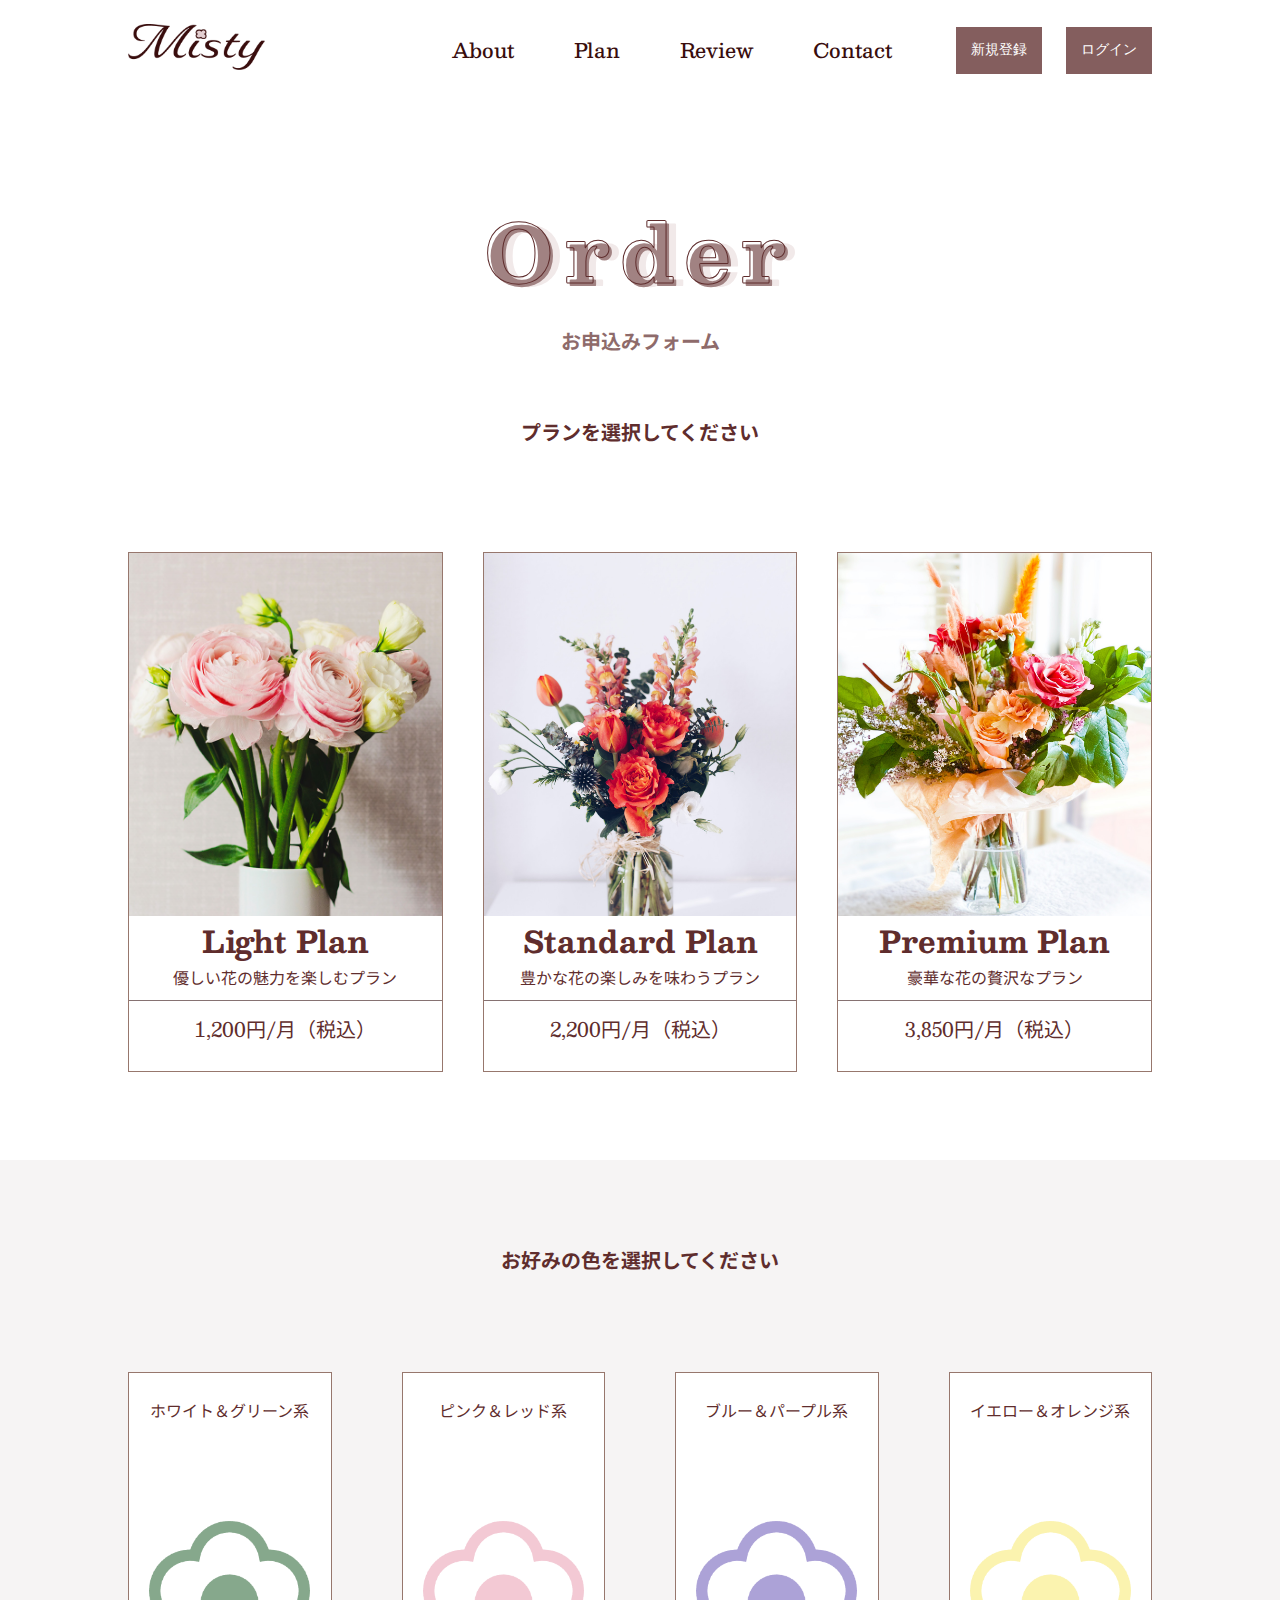
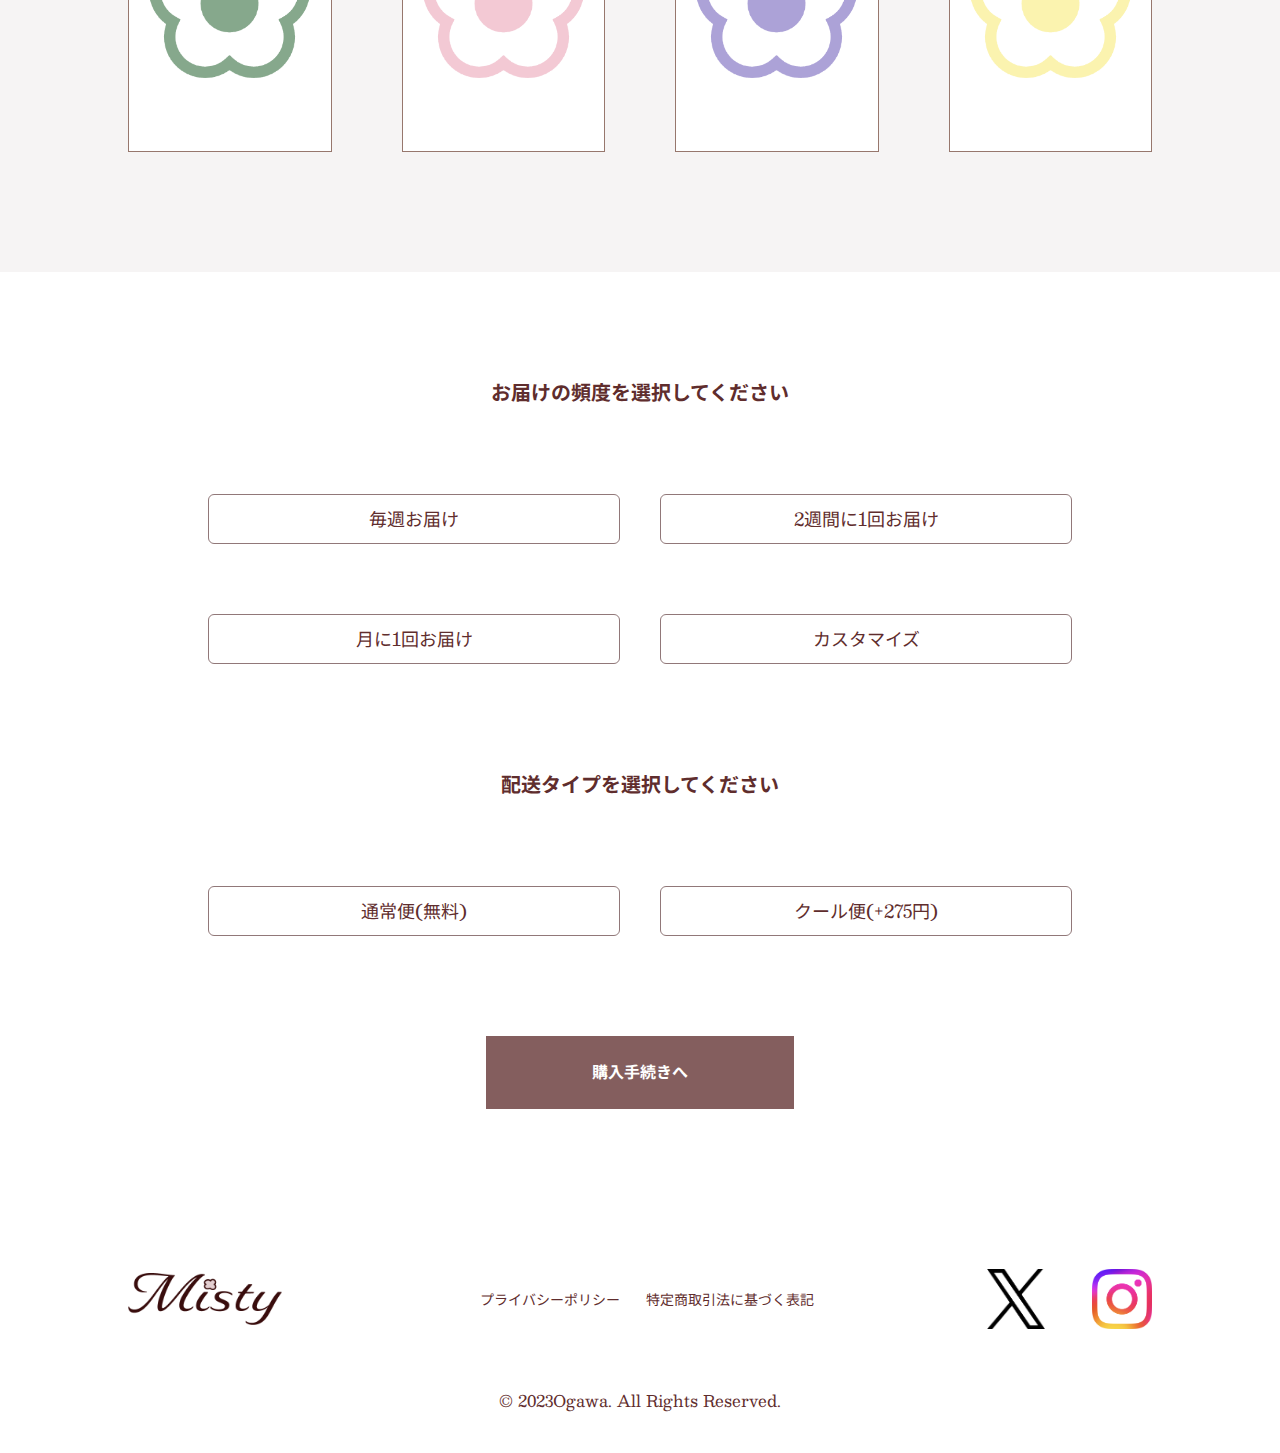
<file: order.html>
<!DOCTYPE html>
<html lang="en">

<head>
    <meta charset="UTF-8">
    <title>Misty</title>
    <meta name="description" content="Mistyは、デジタルハリウッドbyLIGにてOgawaが制作した架空のお花のサブスクリプションサービスのLPです。">
  
    <meta name="viewport" content="width=device-width,initial-scale=1">
  
    <!-- CSSリンク -->
    <link rel="stylesheet" href="css/reset.css">
    <link rel="stylesheet" href="css/common.css">
    <link rel="stylesheet" href="css/order.css">


 <!-- googleFonts -->
 <link rel="preconnect" href="https://fonts.googleapis.com">
 <link rel="preconnect" href="https://fonts.gstatic.com" crossorigin>
 <link href="https://fonts.googleapis.com/css2?family=Besley:wght@400;700&family=Noto+Sans+JP:wght@400;700&display=swap" rel="stylesheet">

    </head>
  
    <body>
  
      <header class="header_a">
        <div class="container">
  
          <!-- ロゴエリア -->
          <div class="area_logo_header">
            <a class="logo" href="index.html">
              <img src="img/logo0.png" alt="Mistyのロゴの画像">
            </a>
          </div>
          <!-- ナビゲーション -->
          <nav class="area_nav_header">
            <ul class="list_nav_header">
              <li>
                <a href="index.html#About">About</a>
              </li>
              <li>
                <a href="index.html#Plan">Plan</a>
              </li>
              <li>
                <a href="index.html#Review">Review</a>
              </li>
              <li>
                <a href="contact.html#Contact">Contact</a>
              </li>
              <li>
                <a class="btn_1" href="sign-up.html">新規登録</a>
                <a class="btn_1" href="">ログイン</a>
              </li>
            </ul>
          </nav>
          <!-- ハンバーガーメニュー -->
          <div id="toggle">
              <div id="toggle-box">
                <span></span>
                <span></span>
                <span></span>
              </div>
          </div>
        
        <div id="nav-content">
            <nav>
                <ul>
                  <li><a href="index.html">Home</a></li>
                  <li><a href="index.html#About">About</a></li>
                  <li><a href="index.html#Plan">Plan</a></li>
                  <li><a href="index.html#Review">Review</a></li>
                  <li><a href="contact.html">Contact</a></li>
                </ul>
            </nav>
        </div>
        
        </div>
      </header>
      
      
  <main>


    <!-- オーダーセクション1 -->
    <section class="order-section1">
    <h2 class="h2-en blurTrigger">Order</h2>
    <h2 class="h2-ja blurTrigger">お申込みフォーム　</h2>
    <p class="text-p">プランを選択してください</p>


      <div class="order-bg">
        <div class="order-text-img-area c-bnr practice03">
          <div class="order-img-box">
            <img src="img/Plan-img-3.jpg" alt="プランのお花の画像">
          </div>
          <div class="order-text-box">
            <h3>Light Plan</h3>
            <p class="p-description">優しい花の魅力を楽しむプラン</p>
            <p class="p-price">1,200円/月（税込）</p>
          </div>
        </div>

        <div class="order-text-img-area c-bnr practice03">
          <div class="order-img-box">
            <img src="img/Plan-img-4.jpg" alt="プランのお花の画像">
          </div>
          <div class="order-text-box">
            <h3>Standard Plan</h3>
            <p class="p-description">豊かな花の楽しみを味わうプラン</p>
            <p class="p-price">2,200円/月（税込）</p>
          </div>
        </div>

        <div class="order-text-img-area c-bnr practice03">
          <div class="order-img-box">
            <img src="img/Plan-img-5.jpg" alt="プランのお花の画像">
          </div>
          <div class="order-text-box">
            <h3>Premium Plan</h3>
            <p class="p-description">豪華な花の贅沢なプラン</p>
            <p class="p-price">3,850円/月（税込）</p>
          </div>
        </div>

      </div>

    </section>


    <!-- オーダーセクション2 -->
    <section class="order-section2">
      <p class="text-p">お好みの色を選択してください</p>
      <div class="color-bg">
        <div class="color-flex-area">
          <div class="color-text-img-area c-bnr practice03">
            <div class="color-text-box">
              <p class="color-p">ホワイト＆グリーン系</p>
            </div>
            <div class="color-img-box">
              <img src="img/order-icon1.png" alt="オーダーアイコン">
            </div>
          </div>
          <div class="color-text-img-area c-bnr practice03">
            <div class="color-text-box">
              <p class="color-p">ピンク＆レッド系</p>
            </div>
            <div class="color-img-box">
              <img src="img/order-icon2..png" alt="オーダーアイコン">
            </div>
          </div>
        </div>

        <!-- 複製 -->
        <div class="color-flex-area">
          <div class="color-text-img-area c-bnr practice03">
            <div class="color-text-box">
              <p class="color-p">ブルー＆パープル系</p>
            </div>
            <div class="color-img-box">
              <img src="img/order-icon3.png" alt="オーダーアイコン">
            </div>
          </div>
          <div class="color-text-img-area c-bnr practice03">
            <div class="color-text-box">
              <p class="color-p">イエロー＆オレンジ系</p>
            </div>
            <div class="color-img-box">
              <img src="img/order-icon4.png" alt="オーダーアイコン">
            </div>
          </div>
        </div>

      </div>

    </section>

    <!-- オーダーセクション3 -->
    <section class="order-section3">
      <p class="text-p">お届けの頻度を選択してください</p>
      <div class="section3-flex">
      <p class="section3-text1 box">毎週お届け</p>
      <p class="section3-text2 box">2週間に1回お届け</p>
      </div>

      <div class="section3-flex">
      <p class="section3-text3 box">月に1回お届け</p>
      <p class="section3-text4 box">カスタマイズ</p>
      </div>

      <p class="text-p">配送タイプを選択してください</p>
      <div class="section3-flex">
        <p class="section3-text1 box">通常便(無料)</p>
        <p class="section3-text2 box">クール便(+275円)</p>
        </div>

      <!-- 購入手続きボタン -->
      <div class="qt-btn-area">
        <a href="" class="qt-btn">購入手続きへ</a>
      </div>









    </section>






  </main>
  
      
  

      
  
  
  
  
  <!-- フッター -->
  <footer>
    <div class="footer">
      <div class="footer-text-img-area">
        <div class="footer-logo-box">
            <a href="index.html">
          <img src="img/logo0.png" alt="Mistyのロゴ">
            </a>
  
        </div>
        <div class="footer-text-box">
          <p>プライバシーポリシー</p>
          <p>特定商取引法に基づく表記</p>
        </div>
        <div class="footer-icon-area">
          <div class="footer-icon-box">
            <img src="img/x.png" alt="Xのアイコン">
          </div>
          <div class="footer-icon-box">
            <img src="img/Instagram_Glyph_Gradient.png" alt="インスタグラムのアイコン">
  
          </div>
        </div>
      </div>
    </div>
  </footer>
  
  <p><small>&copy; 2023 <span itemprop="author">Ogawa</span>. All Rights Reserved.</small></p>
  
  
  
  
  
  
  
  
  
<!-- jQueryを読み込み -->
<script src="js/code.jquery.com_jquery-3.7.0.min.js" async></script>
    

<!-- 自分の書くJS（common.js）を読み込み -->
<script src="js/common.js" async></script>




    
    </body>
  </html>
</file>
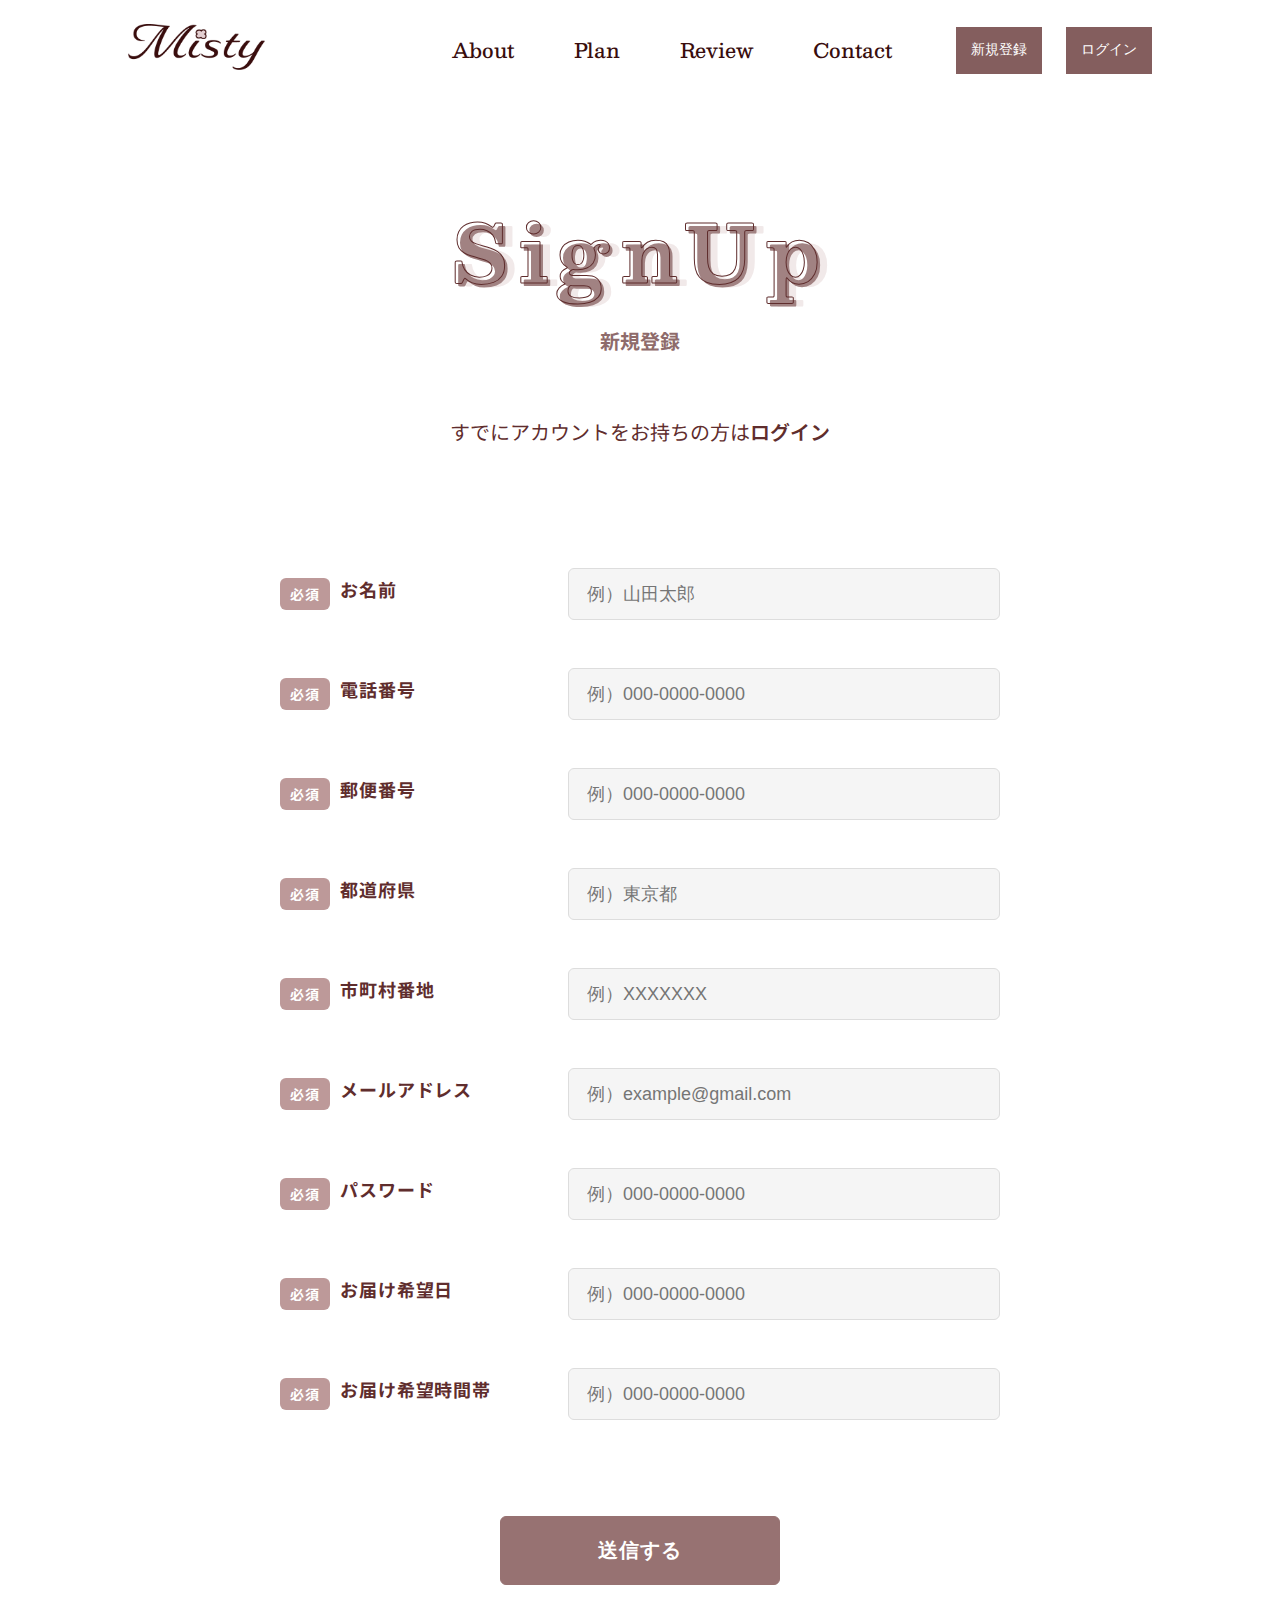
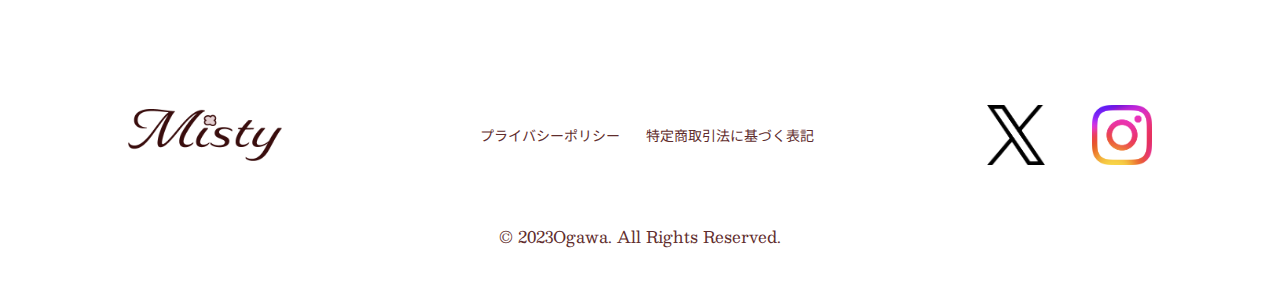
<file: sign-up.html>
<!DOCTYPE html>
<html lang="en">

<head>
    <meta charset="UTF-8">
    <title>Misty</title>
    <meta name="description" content="Mistyは、デジタルハリウッドbyLIGにてOgawaが制作した架空のお花のサブスクリプションサービスのLPです。">
  
    <meta name="viewport" content="width=device-width,initial-scale=1">
  
    <!-- CSSリンク -->
    <link rel="stylesheet" href="css/reset.css">
    <link rel="stylesheet" href="css/common.css">
    <link rel="stylesheet" href="css/sign-up.css">


 <!-- googleFonts -->
 <link rel="preconnect" href="https://fonts.googleapis.com">
 <link rel="preconnect" href="https://fonts.gstatic.com" crossorigin>
 <link href="https://fonts.googleapis.com/css2?family=Besley:wght@400;700&family=Noto+Sans+JP:wght@400;700&display=swap" rel="stylesheet">

    </head>
  
    <body>
  
      <header class="header_a">
        <div class="container">
  
          <!-- ロゴエリア -->
          <div class="area_logo_header">
            <a class="logo" href="index.html">
              <img src="img/logo0.png" alt="Mistyのロゴの画像">
            </a>
          </div>
          <!-- ナビゲーション -->
          <nav class="area_nav_header">
            <ul class="list_nav_header">
              <li>
                <a href="index.html#About">About</a>
              </li>
              <li>
                <a href="index.html#Plan">Plan</a>
              </li>
              <li>
                <a href="index.html#Review">Review</a>
              </li>
              <li>
                <a href="contact.html#Contact">Contact</a>
              </li>
              <li>
                <a class="btn_1" href="">新規登録</a>
                <a class="btn_1" href="">ログイン</a>
              </li>
            </ul>
          </nav>
          <!-- ハンバーガーメニュー -->
          <div id="toggle">
              <div id="toggle-box">
                <span></span>
                <span></span>
                <span></span>
              </div>
          </div>
        
        <div id="nav-content">
            <nav>
                <ul>
                  <li><a href="index.html">Home</a></li>
                  <li><a href="index.html#About">About</a></li>
                  <li><a href="index.html#Plan">Plan</a></li>
                  <li><a href="index.html#Review">Review</a></li>
                  <li><a href="contact.html">Contact</a></li>
                </ul>
            </nav>
        </div>
        
        </div>
      </header>
      
      
  <main>
    <!-- セクション1 -->
    <h2 class="h2-en blurTrigger">SignUp</h2>
    <h2 class="h2-ja blurTrigger">新規登録</h2>
    <p class="text-p">すでにアカウントをお持ちの方は<span>ログイン</span></p>
    <div class="contact">

      <div class="Form">
          <div class="Form-Item">
            <p class="Form-Item-Label"><span class="Form-Item-Label-Required">必須</span>お名前</p>
            <input type="text" class="Form-Item-Input" placeholder="例）山田太郎">
          </div>
          <div class="Form-Item">
            <p class="Form-Item-Label"><span class="Form-Item-Label-Required">必須</span>電話番号</p>
            <input type="text" class="Form-Item-Input" placeholder="例）000-0000-0000">
          </div>
          <div class="Form-Item">
            <p class="Form-Item-Label"><span class="Form-Item-Label-Required">必須</span>郵便番号</p>
            <input type="text" class="Form-Item-Input" placeholder="例）000-0000-0000">
          </div>
          <div class="Form-Item">
            <p class="Form-Item-Label"><span class="Form-Item-Label-Required">必須</span>都道府県</p>
            <input type="text" class="Form-Item-Input" placeholder="例）東京都">
          </div>
          <div class="Form-Item">
            <p class="Form-Item-Label"><span class="Form-Item-Label-Required">必須</span>市町村番地</p>
            <input type="text" class="Form-Item-Input" placeholder="例）XXXXXXX">
          </div>
          <div class="Form-Item">
            <p class="Form-Item-Label"><span class="Form-Item-Label-Required">必須</span>メールアドレス</p>
            <input type="email" class="Form-Item-Input" placeholder="例）example@gmail.com">
          </div>
          <div class="Form-Item">
            <p class="Form-Item-Label"><span class="Form-Item-Label-Required">必須</span>パスワード</p>
            <input type="text" class="Form-Item-Input" placeholder="例）000-0000-0000">
          </div>


          <div class="Form-Item Item2">
            <p class="Form-Item-Label"><span class="Form-Item-Label-Required">必須</span>お届け希望日</p>
            <input type="text" class="Form-Item-Input" placeholder="例）000-0000-0000">
          </div>
          <div class="Form-Item Item2">
            <p class="Form-Item-Label"><span class="Form-Item-Label-Required">必須</span>お届け希望時間帯</p>
            <input type="text" class="Form-Item-Input" placeholder="例）000-0000-0000">
          </div>
         
  
          <!-- ボタンエリア -->
          <div class="contact-btn">
          <input type="submit" class="Form-Btn" value="送信する">
          </div>
        </div>
  
      </div>









  </main>
  
      
  

      
  
  
  
  
  <!-- フッター -->
  <footer>
    <div class="footer">
      <div class="footer-text-img-area">
        <div class="footer-logo-box">
            <a href="index.html">
          <img src="img/logo0.png" alt="Mistyのロゴ">
            </a>
  
        </div>
        <div class="footer-text-box">
          <p>プライバシーポリシー</p>
          <p>特定商取引法に基づく表記</p>
        </div>
        <div class="footer-icon-area">
          <div class="footer-icon-box">
            <img src="img/x.png" alt="Xのアイコン">
          </div>
          <div class="footer-icon-box">
            <img src="img/Instagram_Glyph_Gradient.png" alt="インスタグラムのアイコン">
  
          </div>
        </div>
      </div>
    </div>
  </footer>
  
  <p><small>&copy; 2023 <span itemprop="author">Ogawa</span>. All Rights Reserved.</small></p>
  
  
  
  
  
  
  
  
  
<!-- jQueryを読み込み -->
<script src="js/code.jquery.com_jquery-3.7.0.min.js" async></script>
    

<!-- 自分の書くJS（common.js）を読み込み -->
<script src="js/common.js" async></script>




    
    </body>
  </html>
</file>
<file: css/common.css>
@charset "UTF-8";
/* CSS Document */

html {
  font-size: 62.5%; 
  /* 16px * 62.5% = 10px */

  width: 100%;
  box-sizing: border-box;
  scroll-behavior: smooth; /* スムーズスクロールを有効にする */
}

body {
  color: #5f2d2d;
  font-family: 'Besley', 'Noto Sans JP', sans-serif;
  font-weight: 400;
  font-size: 1.6em;
  line-height: 2.4rem;
  text-align: center;
  /*ヘッダーにpositionfixedをつけたとき浮いたスペースをずらしている*/
  padding-top: 100px;
}

.h2-en {
  font-size: 6rem;
  line-height: 100%;
  padding-top: 90px;
  line-height: 150%;
}

.h2-ja {
  font-size: 2rem;
  line-height: 100%;
  opacity: 0.7;
  padding: 16px;
  line-height: 150%;
}
/* 文字ずらし */
.h2-en {
  -webkit-text-fill-color: transparent;
  -webkit-text-stroke-width: 1px;
  /* -webkit-text-stroke-color: #ffffff; */
  text-shadow: 3px 3px #a18282, 10px 3px 0px #f1e9e9;
  font-size: 8rem;
  text-align: center;
  letter-spacing: 1rem;
}

@media screen and (max-width: 700px) {
  .h2-en {
      font-size: 6rem;
      padding-top: 60px;
    }
  .h2-ja {
      font-size: 2rem;
    }
  }

@media screen and (max-width: 375px) {
.h2-en {
    font-size: 4rem;
    padding-top: 50px;
    text-shadow: 2px 2px #977272, 10px 3px 0px #f1e9e9;
  }
.h2-ja {
    font-size: 1.6rem;
  }
}



/* ヘッダー */
.container {
  max-width: 80%;
  margin: 0 auto;
}
.header_a {
  color: #5f2d2d;
  position: fixed;
  top: 0;
  left: 0;
  width: 100%;
  background: rgba(255,255,255,1.0);
  z-index: 100;
}

.header_a > .container {
  height: 100px;
  display: flex;
  align-items: center;
}

.area_logo_header .logo {
  display: block;
  width: 137px;
}

.area_logo_header .logo img {
width: 100%;
height: 100%;
object-fit: contain;

}


/* ナビゲーション */
.area_nav_header {
  margin-left: auto;
}

/* ナビゲーションリスト */
.list_nav_header {
  display: flex;
  align-items: center;
}

.list_nav_header  > li + li {
  margin-left: 40px;
}

.list_nav_header a {
  font-size: 2rem;
  font-family: 'Besley';
  text-decoration: none;  
  font-weight: 500;
  color: #390D0D;
  margin-left: 20px;
}

/* ボタン */
.list_nav_header li {
  display: flex;
}
.list_nav_header .btn_1 {
  font-family: 'Noto Sans';
  color: #fff;
  display: flex;
  align-items: center;
  height: 17px;
  padding: 15px;
  background-color: #845E5E;
  font-size: 14px;
  margin-left: 24px;
  z-index: 1;
  position: relative;
  cursor: pointer;
}
.btn-matome {
  display: flex;
}


/* ボタンアニメーション*/
.btn_1::before {
	content: "";
	position: absolute;
	left: 0;
	top: 0;
  width: 100%;
  height: 100%;
	/* background-color: rgb(39, 172, 217); */
  overflow: hidden;
	transform: translateX(-100%);
	transition: all .7s;
	z-index: -1;
}
.btn_1:hover::before {
	transform: translateX(0);
  background-color: rgb(235, 225, 225);
}
.btn_1:hover {
	color: #390D0D;
}



#toggle,
#nav-content,
#main {
  display: none;
}

/* ハンバーガーメニュー */
@media screen and (max-width: 1100px) {
  /* 850px以下の画面幅に適用されるスタイルをここに指定します */
  .area_nav_header {
    display: none;
  }

  #toggle,
  #nav-content,
  #main {
    display: block;
  }

h1 {
  font-size: 2.8rem;
  margin: 0;
}

#toggle {
    position: fixed;
    /* top: 25px; */
    right: 25px;
}

#toggle-box {
    position: relative;
    width: 36px;
    height: 32px;
    cursor: pointer;
    margin-right: 20px;
}

#toggle-box > span {
  width: 100%;
  height: 1px;
  left: 0;
  display: block;
  background: #845E5E;
  position: absolute;
  transition: transform .6s ease-in-out, top .5s ease, bottom .5s ease;
}

#toggle-box > span:nth-child(1) {
    top: 0;
}

#toggle-box > span:nth-child(2) {
    top: 50%;
    transform: translatey(-50%);
}

#toggle-box > span:nth-child(3) {
  bottom: 0;
}

#toggle {
    z-index: 1000;
}
/* #main {
    position: relative;  
    z-index: 990;
} */

#nav-content {
    z-index: 900;
    overflow: auto;
    width: 50%;
    height: 100%;
    background: #845E5E;
    color: #fff;
    position: fixed;
    top: 0;
    right: 0;
    text-align: center;
    transform: translateX(100%);
    transition:  transform 1s cubic-bezier(0.215, 0.61, 0.355, 1);
}

#nav-content ul {
  list-style: none;
}

#nav-content a {
  display: block;
  color: #fff;
  text-decoration: none;
  padding: 30px 0;
  transition: opacity .6s ease;
}

#nav-content a:hover {
  opacity: 0.6;
}

.is-open {
    overflow: hidden;
}

.is-open #toggle-box > span {
    background: #fff;
}

.is-open #toggle-box > span:nth-child(1) {
  top: 50%;
  transform: rotate(45deg) translatey(-50%);
}

.is-open #toggle-box > span:nth-child(2) {
  width: 0;
}

.is-open #toggle-box > span:nth-child(3) {
  top: 50%;
  transform: rotate(-45deg) translatey(-50%);
}

.is-open #nav-content {
  z-index: 999;
  transform: translateX(0);
}

.overlay {
  background: rgba(0,0,0,0.5);
  height: 100vh;
}

}

/*セクション１背景*/
.top-bg {
  width: 100%;
  height: 100vh;
  position: relative;
  background: #E3CFD1;
} 

 .top-bg::before {
  content: "";
  width: 61%;
  height: 100%;
  background-color: #F6F4F4;
  position: absolute;
  left: 0;
} 


/*セクション１メインコンテンツ*/

.bg-area {
width: 100%;
height: 100%;
/* background-color:#C3C3C3; */
display: flex;
align-items: center;
justify-content: center;
z-index: 2;
  position: relative;
}


.top-area1 {
width: 80%;
height: 80%;
/* background-color: #ABCCF7; */
padding: 6px;
display: flex;
align-items: center;
}

/* TOPの左側のエリア */
.top-area1 > .top-area2 {
  width: 46%;
  height: 100%;
  /* background-color: #FFEA99; */
  padding: 5px;
}

/* TOPの右側のエリア */
.top-area1 > .top-area3 {
  width: 54%;
  height: 100%;
  /* background-color: #E4A5FF; */
}

.top-area1 > .top-area3 img {
  width: 100%;
  height: 100%;
  object-fit: cover;
}


/* TOPの左側の中身 */
.top-area2 > .top-text-area {
  width: 100%;
  height: 33%;
  /* background-color: #C3FFFB; */
  display: grid;
  place-content: center;
}
.top-text-area > .top-text-box {
  width: 70%;
  height: 100%;
}
.top-area2 > .top-text-area h1 {
  width: 100%;
  height: 100%;
  font-size: 6rem;
  text-align: left;
  line-height: 140%;
  /* padding: 10px 10px 0 60px; */

}
/* TOPロゴ */
.top-area2 > .top-logo-area {
  width: 100%;
  height: 33%;
  /* background-color: #B8ACFF; */
  display: grid;
  place-content: center;
}

.top-logo-area > .logo-box {
  /* width: 70%;
  height: 100%;
  margin: 0 auto; */
}
.logo-box img {
  width: 90%;
  height: 100%;
  padding-top: 16px;
  object-fit: contain;
}


/* TOPボタン */
.top-area2 > .top-btn-area {
  width: 100%;
  height: 33%;
  /* background-color: #FFD6D6; */
  display: grid;
  place-content: center;
}

.top-btn-box > .btn_04 {
  display: block;
  font-size: 2.1rem;
  text-align: center;
  vertical-align: middle;
  text-decoration: none;
  /* width: 28vh; */
  /* height: 4vw; */
  /* margin: auto; */
  padding: 2.8rem 8rem;
  font-weight: bold;
  border: 2px solid #845E5E;
  background: #845E5E;
  color: rgb(255, 255, 255);
  border-radius: 100vh;
  transition: 0.5s;
}

a.btn_04:hover {
	color: #390D0D;
  border: 2px solid #390D0D;
	background:rgb(255, 255, 255, 0.7);
}

.top-btnarea > .top-btn-box {
  width: 100%;
  height: 100%;
  margin: 0 auto;
}


/* セクション１レスポンシブタブレット */
@media screen and (max-width: 1100px)  {
.top-bg {
  height: 54vh;
}
.logo-box img {
  width: 70%;
}

.top-area2 > .top-text-area h1 {
  font-size: 3.3rem;
  line-height: 140%;
}

/* ボタンレスポンシブタブレット */
.top-btn-box > .btn_04 {
  font-size: 1.5rem;
  text-decoration: none;
  padding: 2rem 3.2rem;
}
}
/* 微調整 */
@media screen and (max-width: 820px)  {
.logo-box img {
  width: 80%;
  margin-right: 14px;
  }
}

@media screen and (max-width: 600px) {
  .top-bg {
    height: 40vh;
  }
  .top-area2 > .top-text-area h1 {
    font-size: 2rem;
    line-height: 120%;
  }
  .logo-box img {
    padding-top: 3px;
    margin-right: 10px;
  }

/* ボタンレスポンシブ */
  .top-btn-box > .btn_04 {
    font-size: 10px;
    text-decoration: none;
    padding: 1.4rem 1.9rem;
  }
}

/* セクション１レスポンシブスマホ */
@media screen and (max-width: 375px) {
.top-bg {
  height:28vh;
  }
.top-area2 > .top-text-area h1 {
  font-size: 1.6rem;
  line-height: 120%;
  }
.logo-box img {
  padding-top: 2px;
  }
.top-logo-area > .logo-box {
  height: 100%;
  width: 90%;
  }
/* ボタンレスポンシブ */
.top-btn-box > .btn_04 {
  font-size: 10px;
  text-decoration: none;
  padding: 8px 8px;
  }
}




/* セクション2　About  */
.about-img-box-top {
width: 100%;
}

.about-img-box-top  img {
  width: 100%;
  object-fit: cover;
}
.section2 p {
  font-size: 2rem;
  line-height: 160%;
  padding: 60px 0 60px 0;
  margin: 0 auto;
  width: 80%;
}


.about-bg-area {
  width: 80vw;
  height: 100vh;
  /* background-color: #C2E5F9; */
  margin: 0 auto;
  /* padding: 10px; */
  display: flex;
  flex-direction: column;

}
.about-area {
  width: 100%;
  height: 50%;
  /* background-color: #FFFDC9; */
  margin: 0 auto;
  display: flex;
  /* padding: 10px; */
  padding-top: 60px;
}
.about-area:nth-child(2) {
  display: flex;
  flex-direction: row-reverse;
  padding-top: 60px;
}

.about-img-area {
  width: 50%;
  height: 100%;
  /* background-color: #F5B7FF; */
}
.about-img-area img {
  width: 90%;
  height: 100%;
  object-fit: cover;
}

.about-text-area {
  width: 50%;
  height: 100%;
  /* background-color: #A4B8FF; */
  display: grid;
  place-content: center;
}

.about-text-area .about-text {
  font-size: 2.4rem;
  line-height: 180%;
  text-align: left;
  color: #5f2d2d;
  opacity: 1;
  /* height: 100%; */
  /* width: 90%; */
}

.about-img-box-bottom {
  width: 100%;
}

.about-img-box-bottom img {
  width: 100%;
  padding-top: 200px;
  object-fit: cover;
}


/* セクション2レスポンシブ */
@media screen and (max-width: 1100px) {
  .section2 h1 {
    font-size: 6.8rem;
}
.about-text-area .about-text {
  font-size: 1.9rem;
}
.about-bg-area {
  height: 78vh;
  }
}

@media screen and (max-width: 900px) {
  .about-area {
    padding-top: 10px;
  }
  .about-img-box-bottom img {
    padding-top: 140px;
    }
}

@media screen and (max-width: 820px) {
  .about-text-area .about-text {
    font-size: 1.5rem;
    padding: 60px 0 20px 0;
  }
  .about-bg-area {
    height: 68vh;
  }
  .about-img-box-bottom img {
    padding-top: 160px;
  }
  .about-area {
    padding-top: 10px;
  }
  .about-img-box-bottom img {
    padding-top: 120px;
    }
    .about-area:nth-child(2) {
    padding-top: 40px;
  }
}



@media screen and (max-width: 600px) {
  .section2 h1 {
    font-size: 4.8rem;
}
  .section2 p {
    font-size: 1.6rem;
  }
  .about-bg-area {
    height: 140vh;
}
.about-area {
  display: flex;
  flex-direction: column;
  align-items: center;
}
.about-area:nth-child(2) {
  /* background-color: #e7e6cb; */
  display: flex;
  flex-direction: column;
  align-items: center;
}
.about-img-area {
  width: 70vw;
  height: 40vh;
}
.about-text-area {
  width: 70vw;
  height: 22vh;
}
.about-img-box-bottom img {
  padding-top: 0px;
  }
}



@media screen and (max-width: 420px) {
  .about-img-area {
    width: 70vw;
    height: 30vh;
  }
.about-img-box-bottom img {
  padding-top: 20px;
  }
.about-bg-area {
  height: 120vh;
  }
}



@media screen and (max-width: 375px) {
  .about-text-area .about-text {
    font-size: 1.2rem;
  }
  .about-img-area {
    width: 70vw;
    height: 28vh;
  }
.about-img-box-bottom img {
  padding-top: 20px;
  }
  .about-bg-area {
    height: 100vh;
  }
}


/*セクション３*/
.section3 {
  background-color: #F6F4F4;
  margin-top: -8px;
}

.qt-bg-area {
  width: 70%;
  height: 48vh;
  /* background-color: #9EE5FC; */
  margin: 0 auto;
  padding: 7px;
  display: flex;
  flex-direction: row;
  justify-content: center;
  gap: 50px;
  padding: 50px 0 10px 0;
}
.qt-area {
  width: 33%;
  height: 100%;
  /* background-color: #FFFDCA; */
  padding: 5px;
}
.qt-img-box {
  width: 100%;
  height: 60%;
  /* background-color: #FFC7E8; */
  display: grid;
  place-content: center;
}
.circle {
    width: 240px;
    height: 240px;
    border-radius: 50%;
    background-color: #FFFFFF;
    display: flex;
    align-items: center;
    justify-content: center;
}
.circle img {
  width: 150px;
  height: 150px;
  object-fit: cover;
}
.qt-text-box {
  width: 100%;
  height: 40%;
  /* background-color: #BFFFE8; */
}
.qt-text-box p {
  text-align: left;
  font-size: 1.8rem;
  line-height: 150%;
  opacity: 1;
  padding: 20px 0 20px 0;
}
/* ボタン */

.qt-btn-area {
  padding: 90px 0 90px 0;
}


a.qt-btn {
  text-align: center;
  text-decoration: none;
  width: 16vw;
  height: 3.2vh;
  margin: 0 auto;
  padding: 2rem 5rem;
  font-size: 1.6rem;
  font-weight: bold;
  border: 2px solid #845E5E;
  color: #ffffff;
  background-color: #845E5E;
  cursor: pointer;
  position: relative;
  overflow: hidden;
  z-index: 1;
  display: flex;
  align-items: center;
  justify-content: center;
}

a.qt-btn::before {
	content: "";
	position: absolute;
	left: 0;
	top: 0;
	width: 100%;
	height: 100%;
	background-color: #ffffff;
	transform: translateX(-100%);
	transition: all .6s;
	z-index: -1;
}
a.qt-btn:hover::before {
	transform: translateX(0);
}
a.qt-btn:hover {
	color: #452323;
}






/*セクション３レスポンシブ*/
@media screen and (max-width: 1100px){
.section3 h1 {
    font-size: 6.8rem;
    padding-top: 80px;
  }
}
@media screen and (max-width: 960px) {
.qt-bg-area {
  height: 42vh;
  gap: 20px;
}
.circle {
  width: 190px;
  height: 190px;
  }
.qt-text-box p {
  font-size: 1.5rem;
  }
  a.qt-btn {
    width: 18vw;
    height: 3vh;
    padding: 2rem 6rem;
    font-size: 1.5rem;
  }
}

@media screen and (max-width: 820px){
.qt-bg-area {
height: 40vh;
gap: 14px;
}
.circle {
  width: 160px;
  height: 160px;
  }
.qt-text-box p {
  font-size: 1.3rem;
  }
  .circle img {
    width: 110px;
    height: 110px;
  }
  a.qt-btn {
    width: 19vw;
    height: 2.4vh;
    padding: 2rem 6rem;
    font-size: 1.4rem;
  }
}
@media screen and (max-width: 800px){
  .qt-bg-area {
  height: 38vh;
  gap: 10px;
}
.circle {
  width: 130px;
  height: 130px;
  }
.qt-text-box p {
  font-size: 1.2rem;
  line-height: 160%;
  padding-top: 20px;
  }
  .circle img {
    width: 100px;
    height: 100px;
  }
}
@media screen and (max-width: 680px) {
  a.qt-btn {
    width: 30vw;
    height: 2.4vh;
    padding: 2rem 3rem;
    font-size: 1.4rem;
  }
}

@media screen and (max-width: 600px) {
.qt-bg-area {
  height: 160vh;
  flex-direction: column;
  align-items: center;
  gap: 30px;
  padding-top: 30px;
  }
  .qt-area {
    width: 80%;
  }
  .qt-img-box {
    height: 70%;
  }
  .circle {
    width: 250px;
    height: 250px;
  }
  .qt-text-box {
    width: 100%;
    height: 30%;
  }
  .circle img {
    width: 130px;
    height: 130px;
  }
  a.qt-btn {
    width: 45vw;
    height: 2.4vh;
    padding: 2rem 1rem;
    font-size: 1.4rem;
  }
}

@media screen and (max-width: 375px) {
  .circle {
    width: 200px;
    height: 200px;
  }
  .qt-bg-area {
    height: 146vh;
    padding-top: 10px;
  }
}

/* セクション4 */
.plan-img-box-top {
  width: 100%;
}

.plan-img-box-top img{
  width: 100%;
  object-fit: cover;
}

.plan-bg-area {
  width: 80%;
  height: 47vh;
  /* background-color: #C2E5F9; */
  padding: 80px 0 80px 0;
  margin: 0 auto;
}
.plan-bg-area::after {
  border-bottom: 2px solid;
}

.plan-area-1,
.plan-area-2
 {
  width: 80%;
  height: 100%;
  /* padding: 7px; */
  /* background-color: #FFF9C6; */
  display: flex;
  margin: 0 auto;
  gap: 60px;
}

.plan-area-2 {
  display: flex;
  flex-direction: row-reverse;
}

.plan-img-area {
  width: 50%;
  height: 100%;
  /* background-color: #FFB0DB; */
  /* padding: 5px; */
}

.plan-img-area  img {
  width: 100%;
  height: 100%;
  object-fit: cover;
}
.plan-text-area {
  width: 50%;
  height: 100%;
  /* background-color: #BCE3B6; */
  /* padding: 5px; */
}
.plan-text-area p {
  text-align: left;
  opacity: 1;
  line-height: 160%;
  padding: 0;
  margin: 0;
}

.plan-text-area > .light-plan {
  font-size: 3.2rem;
  text-align: left;
  line-height: 100%;
}

.plan-text-area > .light-plan-p  {
  border-bottom: 1px solid  #766363;
  padding: 24px 0 16px 0;
  line-height: 100%;
}

.plan-text-area > .price  {
  font-size: 2.2rem;
  line-height: 100%;
  padding: 20px 0 20px 0;
}
.plan-text-area > .price span {
  font-size: 3rem;
  line-height: 100%;
}

/* Planボタンエリア */
.plan-btn-area {
  padding: 30px 0 30px 0;
  display: table-caption;
}

a.plan-btn {
  text-align: center;
  text-decoration: none;
  width: 16vw;
  height: 3.2vh;
  margin: 0 auto;
  padding: 2rem 5rem;
  font-size: 1.6rem;
  font-weight: bold;
  border: 2px solid #845E5E;
  color: #ffffff;
  background-color: #845E5E;
  cursor: pointer;
  position: relative;
  overflow: hidden;
  z-index: 1;
  display: flex;
  align-items: center;
  justify-content: center;
}

a.plan-btn::before {
	content: "";
	position: absolute;
	left: 0;
	top: 0;
	width: 100%;
	height: 100%;
	background-color: #ffffff;
	transform: translateX(-100%);
	transition: all .6s;
	z-index: -1;
}
a.plan-btn:hover::before {
	transform: translateX(0);
}
a.plan-btn:hover {
	color: #452323;
}


.border {
  border-bottom: 2px solid #d7c9c4;
  padding-top: 80px;
}

.plan-img-box-bottom {
  width: 100%;
}

.plan-img-box-bottom img {
  width: 100%;
  object-fit: cover;
}

/*セクション4レスポンシブ*/
@media screen and (max-width: 1200px) {
  .plan-area-1, .plan-area-2 {
    width: 90%;
  }
}
@media screen and (max-width: 1100px) {
  .plan-text-area > .price {
    font-size: 2rem;
    padding: 12px 0 12px 0;
  }
  .plan-text-area p {
    font-size: 1.4rem;
  }
  a.plan-btn {
    width: 19vw;
    height: 2vh;
    padding: 2rem 2rem;
    font-size: 1.4rem;
  }
}
@media screen and (max-width: 960px) {
  .plan-bg-area {
    height: 37vh;
  }
  .plan-text-area > .light-plan {
    font-size: 2.8rem;
  }
  .plan-text-area > .light-plan-p {
    padding: 14px 0 12px 0;
    font-size: 1.3rem;
  }
  .plan-text-area > .price {
    font-size: 1.6rem;
    padding: 10px 0 10px 0;
  }
  .plan-text-area > .price span {
    font-size: 2.4rem;
  }
  .plan-text-area p {
  font-size: 1.4rem;
  }
  .plan-btn-area {
  padding: 20px 0 0 0;
  }
  a.plan-btn {
    width: 20vw;
    height: 1.6vh;
    padding: 1.6rem 1.6rem;
    font-size: 1.2rem;
  }
}

@media screen and (max-width: 960px) {
  .plan-area-1, .plan-area-2 {
    gap: 30px;
  }
.plan-area-1, .plan-area-2 {
  width: 100%;
  }
}
@media screen and (max-width: 680px) {
  .plan-bg-area {
    height: 28vh;
  }
  .plan-text-area > .light-plan-p {
    padding: 10px 0 10px 0;
    font-size: 1.3rem;
  }
  .plan-text-area > .price span {
    font-size: 2rem;
  }
  .plan-text-area > .price {
    font-size: 1.5rem;
    padding: 6px 0 10px 0;
  }
  .plan-text-area p {
    font-size: 1.2rem;
    line-height: 130%;
  }
  a.plan-btn {
    width: 22vw;
    height: 1.4vh;
    padding: 1.5rem 1.4rem;
    font-size: 1.2rem;
  }
}

@media screen and (max-width: 600px) {
  .plan-bg-area {
    width: 80%;
    height: 114vh;
    padding: 40px 0 40px 0;
  }
  .plan-area-1, .plan-area-2 {
    flex-direction: column;
    align-items: center;
    justify-content: center;
  }
  .plan-img-area {
    width: 80%;
    height: 40%;
  }
  .plan-text-area {
    width: 80%;
    height: 40%;
  }
  .plan-text-area > .light-plan {
    font-size: 3.4rem;
    text-align: center;
  }
  .plan-text-area > .light-plan-p {
    padding: 16px 0 12px 0;
    font-size: 1.5rem;
    text-align: center;
    margin: 0 auto;
  }
  .plan-text-area > .price {
    font-size: 1.8rem;
    padding: 14px 0 14px 0;
    text-align: center;
    margin: 0 auto;
  }
  .plan-text-area > .price span {
    font-size: 2.6rem;
  }
  .plan-text-area p {
    font-size: 1.4rem;
    line-height: 150%;
    margin: 0 auto;
  }
  .plan-btn-area {
    display: flex;
    padding: 34px 0 0 0;
  }
  a.plan-btn {
    width: 30vw;
    height: 1.8vh;
    padding: 1.8rem 2.2rem;
    font-size: 1.4rem;
  }
  .border {
    padding-top: 27px;
  }
}

@media screen and (max-width: 420px) {
  .plan-text-area p {
    line-height: 130%;
}
  a.plan-btn {
    width: 38vw;
    height: 1.6vh;
    padding: 1.8rem 2.2rem;
    font-size: 1.3rem;
  }
  .border {
    padding-top: 0px;
  }
  .plan-bg-area {
    height: 94vh;
  }
}
@media screen and (max-width: 375px) {
  .plan-bg-area {
    /* height: 100vh; */
    height: auto;
    padding: 0 0 40px 0;
  }
  .plan-text-area > .light-plan {
    font-size: 3rem;
    text-align: center;
  }
  .plan-text-area > .light-plan-p {
    padding: 14px 0 10px 0;
    font-size: 1.2rem;
  }
  .plan-text-area > .price {
    font-size: 1.4rem;
    padding: 12px 0 12px 0;
  }
  .plan-text-area > .price span {
    font-size: 2.4rem;
  }
  .plan-text-area p {
    line-height: 140%;
    font-size: 1.2rem;
  }
  .plan-btn-area {
    padding: 36px 0 0 0;
  }
  .plan-img-area {
    width: 90%;
    height: 40%;
  }
  .plan-text-area {
    width: 90%;
    height: 40%;
  }
  .border {
    padding-top: 40px;
    }
}

/* セクション5 */
.section5 {
  background-color: #F6F4F4;
  padding-bottom: 100px;
  margin-top: -8px;
}

/* セクション6 */

.section6 {
  background-color: #ffffff;
  padding-bottom: 100px;
}
.review-bg-area {
  width: 80%;
  height: 100%;
  margin: 0 auto;
  display: flex;
  flex-direction: row;
  gap: 40px;
  padding-top: 40px;
}
.review-area {
  width: 33%;
  height: auto;
  /* background-color: #FFFEDE; */
}
.review-img-box {
  width: 100%;
  height: 50%;
  /* background-color: #FFC5E1; */
}
.review-img-box img {
  width: 100%;
  height: 100%;
  object-fit: cover;
}
.review-text-area {
  width: 100%;
  height: 30%;
  /* background-color: #D7FFE2; */
  display: grid;
  place-content: center;
  padding: 20px 0 20px 0;
}
.review-flex {
  width: 100%;
  height: 10%;
  /* background-color: #D3B0FF; */
  display: flex;
  align-items: center;
  justify-content: center;
  gap: 20px;
}
.review-img-box2 {
  width: 50px;
  height: 50px;
  /* background-color: #FF98AA; */
}
.review-img-circle {
  width: 100%;
  height: 100%;
  border-radius: 50%;
  /* background-color: #96fffd; */
}
.review-img-circle img {
  width: 100%;
  height: 100%;
  object-fit: scale-down;
  border-radius: 50%;
}
.review-text-box2 {
  width: 60%;
  height: 60%;
  /* background-color: #839AEC; */
  display: flex;
  justify-content: left;
  align-items: center;
}
.review-text-area p {
  font-size: 1.6rem;
  line-height: 150%;
  text-align: left;
  margin: 0 auto;
}
.review-text-box2 p {
  font-size: 1.2rem;
  text-align: left;
}

/* セクション６レスポンシブ */
@media screen and (max-width: 900px) {

}
@media screen and (max-width: 900px) {
  .review-img-box {
    padding-bottom: 20px;
  }
  .review-bg-area {
    width: 90%;
    gap: 20px;
    height: 65vh;
  }
  .review-area {
    height: 64%;
  }
  .review-text-area p {
    font-size: 1.4rem;
    line-height: 140%;
  }
  .review-text-box2 p {
    font-size: 1rem;
  }
  .review-img-box2 {
    width: 34px;
    height: 34px;
  }
  .review-flex {
    padding-top: 20px;
  }
}
@media screen and (max-width: 600px) {
  .section6 {
    padding-bottom: 50px;
  }
  .review-bg-area {
    width: 80%;
    height: 200vh;
    display: flex;
    flex-direction: column;
    gap: 5px;
    align-items: center;
    justify-content: center;
  }
  .review-area {
    width: 80%;
    height: 62vh;
  }
  .review-text-area p {
    font-size: 1.5rem;
    line-height: 160%;
  }
  .review-text-area {
    padding: 0;
  }
  .review-flex {
    padding-top: 0px;
  }
}
@media screen and (max-width: 375px) {
  .review-text-area p {
    font-size: 1.3rem;
    line-height: 160%;
  }
}


/* セクション7 */
.section7 {
  background-color: #F6F4F4;
  padding-bottom: 100px;
}

/* セクション8 */

.section8 {
  padding-top: 100px;
  background-color: #ffffff;
}
.section8-p {
  font-size: 2rem;
  line-height: 100%;
}

.section8-img-box-bottom {
  width: 100%;
}
.section8-img-box-bottom img {
  width: 100%;
  object-fit: cover;
}

.qt-btn-area {
  padding: 40px 0 80px 0;
}

/* フッター */
.footer {
  width: 100%;
  height: 100px;
  /* background-color: #dcdcdc; */
  align-items: center;
  display: flex;
  justify-content: center;
}

.footer-text-img-area {
  max-width: 80%;
  height: 100%;
  /* background-color: #fffde0; */
  margin: 0 auto;
  padding: 7px;
  display: flex;
  justify-content: space-between;
  gap: 160px;
}

.footer-logo-box {
  width: 20%;
  height: 100%;
  /* background-color: #FFBEBE; */
}
.footer-logo-box img {
  width: 100%;
  height: 100%;
  object-fit: scale-down;
}
.footer-text-box {
  width: 50%;
  height: 100%;
  /* background-color: #C6EECA; */
  display: flex;
  align-items: center;
  justify-content: center;
}
.footer-text-box p {
  font-size: 1.4rem;
  margin-left: 26px;
}
.footer-icon-area {
  width: 20%;
  height: 100%;
  /* background-color: #ABBEFF; */
  display: flex;
  justify-content: center;
  align-items: center;
  gap: 46px;
}
.footer-icon-box {
  width: 60px;
  height: 60px;
  /* background-color: #FFBAD3; */
}
.footer-icon-box img {
  width: 100%;
  height: 100%;
  object-fit: scale-down;
}

/* フッターレスポンシブ */
@media screen and (max-width: 900px) {
  .footer-text-img-area {
    max-width: 90%;
  }
  .footer-icon-box {
    width: 40px;
    height: 40px;
  }
  .footer-text-img-area {
    gap: 40px;
  }
}
@media screen and (max-width: 700px) {
  .footer-icon-box {
    width: 30px;
    height: 30px;
  }
  .footer-icon-area {
    gap: 20px;
  }
  .footer-text-box p {
    font-size: 1rem;
    margin-left: 20px;
  }
  .footer {
    height: 80px;
  }
  .footer-text-img-area {
    gap: 20px;
  }

}


/* コピーライト */
small {
  display: flex;
  justify-content: center;
  padding: 40px 0 40px 0;
}
</file>
<file: css/accordion.css>
/*=========
accordion
=========*/

.accordion_area {}
.accordion_area .accordion_one .ac_header {
  background-color: #ffffff;
  border: 1px solid #ccc;
  padding: 2.8rem 4rem 2.8rem 2rem;
  position: relative;
  z-index: +1;
  cursor: pointer;
  transition: .2s;
}
.accordion_area .accordion_one .ac_header:not(.open):hover {
  background-color: #f5f5f5;
}
.accordion_area .accordion_one:nth-child(odd) .ac_header {
  /* background-color: #f5f5f5; */
}
.accordion_area .accordion_one:nth-child(odd) .ac_header:not(.open):hover {
  background-color: #f5f5f5;
}
.accordion_area .accordion_one .ac_header .i_box {
  position: absolute;
  top: 50%;
  right: 3rem;
  width: 20px;
  height: 20px;
  margin-top: -10px;
}
.accordion_area .accordion_one .ac_header .i_box:before, .accordion_area .accordion_one .ac_header .i_box:after {
  position: absolute;
  content: "";
  margin: auto;
  box-sizing: border-box;
  vertical-align: middle;
}
.accordion_area .accordion_one .ac_header .i_box:before {
  border-top: 2px solid #5f2d2d;
  width: 20px;
  height: 0;
  top: 0;
  bottom: 0;
  right: 0;
}
.accordion_area .accordion_one .ac_header .i_box:after {
  border-left: 2px solid #5f2d2d;
  width: 0;
  height: 20px;
  top: 0;
  bottom: 0;
  right: 9px;
  transition: .3s;
}
.accordion_area .accordion_one .ac_header.open .i_box:after {
  height: 0;
}
.accordion_area .accordion_one .ac_inner {
  display: none;
  padding: 1.5rem 2rem 1.5rem 2rem;
  border-left: 1px solid #ccc;
  border-right: 1px solid #ccc;
  border-bottom: 1px solid #ccc;
  box-sizing: border-box;
  background: #fff;
}
@media screen and (max-width: 736px) {
  .accordion_area .accordion_one .ac_header {
    padding: 1.5rem 3rem 1.5rem 1.0rem;
  }
  .accordion_area .accordion_one .ac_header .i_box {
    right: 0.8rem;
    width: 15px;
    height: 15px;
    margin-top: -7px;
  }
  .accordion_area .accordion_one .ac_header .i_box:before {
    width: 15px;
  }
  .accordion_area .accordion_one .ac_header .i_box:after {
    height: 15px;
    right: 7px;
  }
  .accordion_area .accordion_one .ac_inner {
    padding: 1.5rem 1.5rem 1.5rem 1.5rem;
  }
}

/*=========
faq
=========*/

.p-faq__headinner {
  display: block;
  padding-left: 35px;
  position: relative;
  line-height: 1.5;
}
.p-faq__headinner::before {
  position: absolute;
  left: 0;
  content: "Q．";
  color: #5f2d2d;
  font-size: 20px;
  font-weight: bold;
}
.p-faq__headinner p.p-faq__q-txt {
  font-size: 2.2rem;
  text-align: left;
}
@media screen and (max-width: 736px) {
  .p-faq__headinner {
    padding-left: 25px;
  }
  .p-faq__headinner::before {
    font-size: 14px;
  }
  .p-faq__headinner p.p-faq__q-txt {
    font-size: 14px;
  }
}
.p-faq__bodyinner {
  display: block;
  padding-left: 35px;
  position: relative;
  line-height: 1.5;
}
.p-faq__bodyinner::before {
  position: absolute;
  left: 0;
  content: "A．";
  color: #5f2d2d;
  font-size: 20px;
  font-weight: bold;
}
.p-faq__bodyinner p.p-faq__a-txt {
  font-size: 2.2rem;
  text-align: left;
}
@media screen and (max-width: 736px) {
  .p-faq__bodyinner {
    padding-left: 25px;
  }
  .p-faq__bodyinner::before {
    font-size: 14px;
  }
  .p-faq__bodyinner p.p-faq__a-txt {
    font-size: 14px;
  }
}
@media screen and (max-width: 400px) {
  .p-faq__headinner p.p-faq__q-txt {
    font-size: 12px;
  }
}

/*=========
base
=========*/

.s_section {
  width: 70%;
  margin: 0 auto;
  padding: 4rem 12px;
}
.gutter>*:not(:last-child) {
  margin-bottom: 2.4rem;
}

@media screen and (max-width: 736px) {
h2 {
    font-size: 16px;
  }
}
ul.list-disc {
  margin-bottom: 0;
  padding-left: 0;
}
.list-disc__item {
  margin-left: 1.5em;
  list-style: disc;
}
a._a {
  display: flex;
  justify-content: center;
  align-items: center;
  width: 100%;
  max-width: 300px;
  margin: 0 auto;
  padding: 2.0em 1.0em;
  border: 1px solid #222222;
  background: linear-gradient(to right, #ffffff 50%, #222222 50%);
  background-size: 200% auto;
  box-sizing: border-box;
  color: #222222;
  font-size: 14px;
  text-decoration: none;
  text-align: center;
  transition: .3s;
  position: relative;
}
a._a:after {
  content: "";
  position: absolute;
  right: -5px;
  bottom: -5px;
  width: 100%;
  height: 100%;
  border-right: 1px solid #222222;
  border-bottom: 1px solid #222222;
}
a._a:hover {
  color: #ffffff;
  background-position: -100% 0;
}

@media screen and (max-width: 736px) {
.section7 {
  background-color: #F6F4F4;
  padding-bottom: 32px;
  }
}
</file>
<file: css/anime.css>
/*==================================================
じわっ
===================================*/

/* ぼかしから出現 */
.blur{
    animation-name:blurAnime;
    animation-duration:1s;
    animation-fill-mode:forwards;
  }
  
  @keyframes blurAnime{
    from {
    filter: blur(10px);
    transform: scale(1.02);
    opacity: 0;
    }
  
    to {
    filter: blur(0);
    transform: scale(1);
    opacity: 1;
    }
  }
  
  /* スクロールをしたら出現する要素にはじめに透過0を指定　*/
   
  .blurTrigger{
      opacity: 0;
  }







/*==================================================
アニメーション設定
===================================*/

/* アニメーションの回数を決めるCSS*/

.count2{  
  animation-iteration-count: 100;/*この数字を必要回数分に変更*/
}

.countinfinite{  
  animation-iteration-count: infinite;/*無限ループ*/
}

/* アニメーションスタートの遅延時間を決めるCSS*/

.delay-time05{  
  animation-delay: 3s;
}

.delay-time1{  
  animation-delay: 3s;
}

.delay-time15{  
  animation-delay: 3s;
}

.delay-time2{  
  animation-delay: 4s;
}

.delay-time25{  
  animation-delay: 4s;
}

/* アニメーション自体が変化する時間を決めるCSS*/

.change-time05{  
  animation-duration: 0.9s;
}

.change-time1{  
  animation-duration: 3s;
}

.change-time15{  
  animation-duration: 3s;
}

.change-time2{  
  animation-duration: 3s;
}

.change-time25{  
  animation-duration: 3s;
}
</file>
<file: css/contact.css>
@charset "UTF-8";

html {
  font-size: 62.5%; 
  /* 16px * 62.5% = 10px */

  width: 100%;
  box-sizing: border-box;
  scroll-behavior: smooth; /* スムーズスクロールを有効にする */
}

body {
  color: #5f2d2d;
  font-family: 'Besley', 'Noto Sans JP', sans-serif;
  font-weight: 400;
  font-size: 1.6em;
  line-height: 2.4rem;
  text-align: center;
  /*ヘッダーにpositionfixedをつけたとき浮いたスペースをずらしている*/
  padding-top: 100px;
}

.h2-en {
  font-size: 6rem;
  line-height: 100%;
  padding-top: 90px;
  line-height: 150%;
}

.h2-ja {
  font-size: 2rem;
  line-height: 100%;
  opacity: 0.7;
  padding: 16px;
  line-height: 150%;
}
/* 文字ずらし */
.h2-en {
  -webkit-text-fill-color: transparent;
  -webkit-text-stroke-width: 1px;
  /* -webkit-text-stroke-color: #ffffff; */
  text-shadow: 3px 3px #a18282, 10px 3px 0px #f1e9e9;
  font-size: 8rem;
  text-align: center;
  letter-spacing: 1rem;
}

@media screen and (max-width: 700px) {
  .h2-en {
      font-size: 6rem;
      padding-top: 60px;
    }
  .h2-ja {
      font-size: 2rem;
    }
  }

@media screen and (max-width: 375px) {
.h2-en {
    font-size: 4rem;
    padding-top: 50px;
    text-shadow: 2px 2px #977272, 10px 3px 0px #f1e9e9;
  }
.h2-ja {
    font-size: 1.6rem;
  }
}

.text-p {
  font-size: 1.6rem;
  padding: 20px 0 20px 0;
}
@media screen and (max-width: 375px) {
  .text-p {
    font-size: 1.4rem;
  }
}


/* よくある質問へのリンクボタン */
.faq-btn-area {
  padding: 90px 0 90px 0;
}
a.faq-btn {
  text-align: center;
  text-decoration: none;
  width: 16vw;
  height: 3.2vh;
  margin: 0 auto;
  padding: 2rem 5rem;
  font-size: 1.6rem;
  font-weight: bold;
  border: 2px solid #845E5E;
  color: #ffffff;
  background-color: #845E5E;
  cursor: pointer;
  position: relative;
  overflow: hidden;
  z-index: 1;
  display: flex;
  align-items: center;
  justify-content: center;
}
a.faq-btn::before {
	content: "";
	position: absolute;
	left: 0;
	top: 0;
	width: 100%;
	height: 100%;
	background-color: #ffffff;
	transform: translateX(-100%);
	transition: all .6s;
	z-index: -1;
}
a.faq-btn:hover::before {
	transform: translateX(0);
}
a.faq-btn:hover {
	color: #452323;
}
@media screen and (max-width: 700px) {
  a.faq-btn {
    width: 30vw;
  }
}





.Form {
    width: 80%;
    margin: 0 auto;
    margin-top: 80px;
    margin-left: auto;
    margin-right: auto;
    max-width: 720px;
    padding-bottom: 100px;
  }
  .contact-btn {
    padding-top: 40px;
  }
  @media screen and (max-width: 700px) {
    .contact {
        width: 80%;
        margin: 0 auto;
    }
    .Form {
      margin: 0 auto;
    }
  }
  .Form-Item {
    padding-top: 24px;
    padding-bottom: 24px;
    width: 100%;
    display: flex;
    align-items: center;
  }
  @media screen and (max-width: 700px) {
    .Form-Item {
      padding-left: 14px;
      padding-right: 14px;
      padding-top: 16px;
      padding-bottom: 16px;
      flex-wrap: wrap;
    }
  }

  .Form-Item-Label {
    width: 100%;
    max-width: 248px;
    letter-spacing: 0.05em;
    font-weight: bold;
    font-size: 18px;
    display: flex;
  }
  @media screen and (max-width: 700px) {
    .Form-Item-Label {
      max-width: inherit;
      display: flex;
      align-items: center;
      font-size: 15px;
    }
  }
  .Form-Item-Label.isMsg {
    margin-top: 8px;
    margin-bottom: auto;
  }
  @media screen and (max-width: 700px) {
    .Form-Item-Label.isMsg {
      margin-top: 0;
    }
  }
  .Form-Item-Label-Required {
    border-radius: 6px;
    margin-right: 10px;
    padding-top: 4px;
    padding-bottom: 4px;
    width: 50px;
    display: inline-block;
    text-align: center;
    background: #bd9999;
    color: #fff;
    font-size: 1.4rem;
  }
  @media screen and (max-width: 700px) {
    .Form-Item-Label-Required {
      border-radius: 4px;
      padding-top: 4px;
      padding-bottom: 4px;
      width: 32px;
      font-size: 10px;
    }
  }
  .Form-Item-Input {
    border: 1px solid #ddd;
    border-radius: 6px;
    margin-left: 40px;
    padding-left: 1em;
    padding-right: 1em;
    height: 48px;
    flex: 1;
    width: 100%;
    max-width: 410px;
    background: #f5f5f5;
    font-size: 18px;
  }
  @media screen and (max-width: 700px) {
    .Form-Item-Input {
      margin-left: 0;
      margin-top: 18px;
      height: 40px;
      flex: inherit;
      font-size: 15px;
    }
  }
  .Form-Item-Textarea {
    border: 1px solid #ddd;
    border-radius: 6px;
    margin-left: 40px;
    padding-left: 1em;
    padding-right: 1em;
    height: 216px;
    flex: 1;
    width: 100%;
    max-width: 410px;
    background: #f5f5f5;
    font-size: 18px;
  }
  @media screen and (max-width: 700px) {
    .Form-Item-Textarea {
      margin-top: 18px;
      margin-left: 0;
      height: 200px;
      flex: inherit;
      font-size: 15px;
    }
  }
  .Form-Btn {
    border-radius: 6px;
    margin-top: 32px;
    margin-left: auto;
    margin-right: auto;
    padding-top: 20px;
    padding-bottom: 20px;
    width: 280px;
    display: block;
    letter-spacing: 0.05em;
    background: #977272;
    color: #fff;
    font-weight: bold;
    font-size: 20px;
    border: #977272 1px solid;
  }
  @media screen and (max-width: 700px) {
    .Form-Btn {
      margin-top: 24px;
      padding-top: 8px;
      padding-bottom: 8px;
      width: 160px;
      font-size: 16px;
    }
  }
  @media screen and (max-width: 375px) {
  .Form-Item {
    padding-left: 0px;
    padding-right: 0px;
    padding-top: 16px;
    padding-bottom: 16px;
    flex-wrap: wrap;
  }
}
</file>
<file: css/order.css>
@charset "UTF-8";
html {
  font-size: 62.5%; 
  /* 16px * 62.5% = 10px */

  width: 100%;
  box-sizing: border-box;
  scroll-behavior: smooth; /* スムーズスクロールを有効にする */
}

body {
    color: #5f2d2d;
    font-family: 'Besley', 'Noto Sans JP', sans-serif;
    font-weight: 400;
    font-size: 1.6em;
    line-height: 2.4rem;
    text-align: center;
    /*ヘッダーにpositionfixedをつけたとき浮いたスペースをずらしている*/
    padding-top: 100px;
  }
  
  .h2-en {
    font-size: 6rem;
    line-height: 100%;
    padding-top: 90px;
    line-height: 150%;
  }
  
  .h2-ja {
    font-size: 2rem;
    line-height: 100%;
    opacity: 0.7;
    padding: 16px;
    line-height: 150%;
  }
  /* 文字ずらし */
  .h2-en {
    -webkit-text-fill-color: transparent;
    -webkit-text-stroke-width: 1px;
    /* -webkit-text-stroke-color: #ffffff; */
    text-shadow: 3px 3px #a18282, 10px 3px 0px #f1e9e9;
    font-size: 8rem;
    text-align: center;
    letter-spacing: 1rem;
  }
  
  @media screen and (max-width: 700px) {
    .h2-en {
        font-size: 6rem;
        padding-top: 60px;
      }
    .h2-ja {
        font-size: 2rem;
      }
    }
  
  @media screen and (max-width: 375px) {
  .h2-en {
      font-size: 4rem;
      padding-top: 50px;
      text-shadow: 2px 2px #977272, 10px 3px 0px #f1e9e9;
    }
  .h2-ja {
      font-size: 1.6rem;
    }
  }
  
  .text-p {
    font-size: 2rem;
    font-weight: 700;
    padding: 48px 0 20px 0;
  }

  /* オーダーセクション1 */
  .order-bg {
    width: 80%;
    height: 64vh;
    /* background-color: rgb(176, 218, 255); */
    margin: 0 auto;
    display: flex;
    gap: 40px;
    justify-content: center;
    align-items: center;
    padding: 60px 0 60px 0;
  }
  .order-text-img-area {
    width: 33%;
    height: 90%;
    /* background-color: #ffffda; */
    border: 1px solid #97776d;
  }
  .order-img-box {
    width: 100%;
    height: 70%;
    /* background-color: #ffc7ef; */
  }
  .order-img-box img {
    width: 100%;
    height: 100%;
    object-fit: cover;
  }
  .order-text-box {
    width: 100%;
    height: 30%;
    /* background-color: #d2ffda; */
  }

  .order-text-box > h3 {
    font-size: 3rem;
    line-height: 100%;
    padding-top: 10px;
  }
  .p-description {
    padding: 10px 0 10px 0;
    border-bottom: 1px solid #867272;
  }
  .p-price {
    font-size: 2rem;
    padding: 16px 0 10px 0;
  }

  /* セクション1レスポンシブ */
  @media screen and (max-width: 1100px) {
    .order-bg {
      height: 50vh;
    }
    .order-text-box > h3 {
      font-size: 2.4rem;
    }
    .p-description {
      font-size: 1.2rem;
    }
    .p-price {
      font-size: 1.6rem;
      padding: 10px 0 10px 0;
    }
  }
  @media screen and (max-width: 860px) {
    .order-bg {
      height: 35vh;
    }
    .order-bg {
      gap: 20px;
      padding: 40px 0 40px 0;
    }
    .order-text-img-area {
      height: 100%;
    }
    .order-text-box > h3 {
      font-size: 2rem;
    }
    .p-description {
      font-size: 1.2rem;
      padding: 6px 0 6px 0;
    }
    .p-price {
      font-size: 1.4rem;
      padding: 4px 0 4px 0;
    }
    .order-img-box {
      height: 66%;
    }
    .order-text-box {
      height: 34%;
    }
  }
  @media screen and (max-width: 790px) {
    .order-bg {
      height: 260vh;
    }
    .order-bg {
      width: 80%;
      margin: 0 auto;
      display: flex;
      gap: 40px;
      justify-content: center;
      align-items: center;
      flex-direction: column;
    }
    .order-text-img-area {
      height: 70%;
      width: 70%;
    }
    .order-text-box > h3 {
      font-size: 3rem;
      padding: 30px 0 10px 0;
    }
    .p-description {
      font-size: 1.6rem;
    }
    .p-price {
      font-size: 2rem;
      padding: 10px 0 10px 0;
    }
    .order-img-box {
      height: 70%;
    }
    .order-text-box {
      height: 30%;
    }
    .p-description {
      font-size: 1.6rem;
      padding: 6px 0 10px 0;
    }
    .p-price {
      font-size: 2.2rem;
      padding: 14px 0 10px 0;
    }
  }
  @media screen and (max-width: 480px) {
    .order-bg {
      height: 210vh;
    }
    .order-text-img-area {
      height: 60%;
    }
    .order-text-box > h3 {
      font-size: 2.4rem;
      padding: 16px 0 2px 0;
    }
    .p-description {
      font-size: 1.4rem;
      padding: 6px 0 6px 0;
  }
  .order-bg {
    height: 190vh;
  }
  .text-p {
    font-size: 1.8rem;
  }
}
@media screen and (max-width: 375px) {
  .order-bg {
    height: 170vh;
  }
  .order-text-img-area {
    height: 50vh;
    width: 80%;
  }
  .order-text-box > h3 {
    font-size: 2rem;
    padding: 20px 0 6px 0;
  }
  .p-description {
    font-size: 1.2rem;
    padding: 2px 0 2px 0;
  }
  .p-price {
    font-size: 1.8rem;
    padding: 6px 0 6px 0;
  }
  .order-img-box {
    height: 33vh;
  }
}


  /* オーダーセクション2 */
  .order-section2 {
    background-color: #F6F4F4;
    padding: 40px 0 40px 0;
  }
  .color-bg {
    width: 80%;
    height: 60vh;
    /* background-color: #c4dfff; */
    gap: 70px;
    display: flex;
    margin: 0 auto;
    justify-content: center;
    align-items: center;
  }
  .color-flex-area {
    width: 50%;
    height: 100%;
    /* background-color: #f4ffd9; */
    display: flex;
    gap: 70px;
    justify-content: center;
    align-items: center;
}
  .color-text-img-area {
    width: 50%;
    height: 70%;
    /* background-color: #e6c6ff; */
    border: 1px solid #97776d;
    background-color: #ffffff;
  }
  .color-text-box {
    width: 100%;
    height: 20%;
    /* background-color: #b5ffd3; */
    display: grid;
    place-content: center;
  }
  .color-img-box {
    width: 100%;
    height: 80%;
    /* background-color: #ffbfe4; */
  }
  .color-img-box img {
    width: 80%;
    height: 100%;
    object-fit: scale-down;
  }

  /* セクション2レスポンシブ */
  @media screen and (max-width: 1100px) {
    .color-bg {
      height: 36vh;
      gap: 40px;
    }
    .color-flex-area {
      gap: 40px;
    }
    .color-p {
      font-size: 1.4rem;
    }
  }
  @media screen and (max-width: 860px) {
    .color-p {
      font-size: 1.2rem;
    }
    .color-bg {
      height: 36vh;
      gap: 20px;
  }
    .color-flex-area {
      gap: 20px;
      height: 30vh;
    }
  }
  @media screen and (max-width: 790px) {
    .color-bg {
      height: 70vh;
      gap: 30px;
      flex-direction: column;
    }
    .color-flex-area {
      gap: 64px;
      height: 30vh;
      width: 80%;
    }
    .color-text-img-area {
      width: 34%;
      height: 26vh;
    }
  }
  @media screen and (max-width: 600px) {
    .color-text-img-area {
      width: 40%;
      height: 24vh;
    }
    .color-flex-area {
      gap: 32px;
      height: 32vh;
      width: 90%;
    }
  }
  @media screen and (max-width: 480px) {
    .color-bg {
      height: 80vh;
    }
    .color-flex-area {
      gap: 25px;
      height: 34vh;
      width: 100%;
    }
    .color-text-img-area {
      width: 50%;
      height: 28vh;
    }
    .color-bg {
      gap: 2px;
    }
    .text-p {
      font-size: 2rem;
      padding: 20px 0 0px 0;
    }
  }
  @media screen and (max-width: 375px) {
  }


  /* オーダーセクション3 */
  .order-section3 {
    padding: 60px 0 60px 0;
  }
  .section3-text1,
  .section3-text2,
  .section3-text3,
  .section3-text4 {
    border: 1px solid #917879;
    border-radius: 6px;
    height: 48px;
    flex: 1;
    width: 100%;
    max-width: 410px;
    font-size: 18px;
    text-align: center;
    display: grid;
    place-content: center;
  }
  .section3-flex {
    display: flex;
    justify-content: center;
    align-items: center;
    margin-bottom: 60px;
    margin: 70px 0 60px 0;
  }
  .box {
    margin: 0 20px 0 20px;
  }

  /* 購入手続きボタン */
  a.qt-btn {
    text-align: center;
    text-decoration: none;
    width: 16vw;
    height: 3.2vh;
    margin: 0 auto;
    padding: 2rem 5rem;
    font-size: 1.6rem;
    font-weight: bold;
    border: 2px solid #845E5E;
    color: #ffffff;
    background-color: #845E5E;
    cursor: pointer;
    position: relative;
    overflow: hidden;
    z-index: 1;
    display: flex;
    align-items: center;
    justify-content: center;
  }
  
  a.qt-btn::before {
    content: "";
    position: absolute;
    left: 0;
    top: 0;
    width: 100%;
    height: 100%;
    background-color: #ffffff;
    transform: translateX(-100%);
    transition: all .6s;
    z-index: -1;
  }
  a.qt-btn:hover::before {
    transform: translateX(0);
  }
  a.qt-btn:hover {
    color: #452323;
  }

  @media screen and (max-width: 375px) {
    .box {
      font-size: 1.6rem;
    }
  }


  /* ホバー */
  .c-bnr.practice03 {
    position: relative;
    transition: .6s cubic-bezier(0.33, 1, 0.68, 1);
  }
  .c-bnr.practice03::before,
  .c-bnr.practice03::after {
    content: "";
    display: block;
    position: absolute;
    margin: auto;
    top: 0;
    left: 0;
    margin: auto;
    transition: .6s cubic-bezier(0.33, 1, 0.68, 1);
    opacity: 0;
  }
  .c-bnr.practice03::before {
    background: rgba(165, 132, 132, 0.6);
    width: 100%;
    height: 100%;
  }
  .c-bnr.practice03::after {
    color: #fff;
    content: "Choice";
    font-size: 22px;
    font-weight: bold;
    display: flex;
    text-align: center;
    justify-content: center;
    align-items: center;
    bottom: 0;
    right: 0;
  }
  .c-bnr.practice03:hover::before,
  .c-bnr.practice03:hover::after {
    opacity: 1;
  }
  .c-bnr.practice03:hover::after {
    letter-spacing: 0.1em;
  }
  .c-bnr.practice03:hover {
    transform: scale(0.9);
  }
</file>
<file: css/sign-up.css>
@charset "UTF-8";
html {
  font-size: 62.5%; 
  /* 16px * 62.5% = 10px */

  width: 100%;
  box-sizing: border-box;
  scroll-behavior: smooth; /* スムーズスクロールを有効にする */
}

body {
    color: #5f2d2d;
    font-family: 'Besley', 'Noto Sans JP', sans-serif;
    font-weight: 400;
    font-size: 1.6em;
    line-height: 2.4rem;
    text-align: center;
    /*ヘッダーにpositionfixedをつけたとき浮いたスペースをずらしている*/
    padding-top: 100px;
  }
  
  .h2-en {
    font-size: 6rem;
    line-height: 100%;
    padding-top: 90px;
    line-height: 150%;
  }
  
  .h2-ja {
    font-size: 2rem;
    line-height: 100%;
    opacity: 0.7;
    padding: 16px;
    line-height: 150%;
  }
  /* 文字ずらし */
  .h2-en {
    -webkit-text-fill-color: transparent;
    -webkit-text-stroke-width: 1px;
    /* -webkit-text-stroke-color: #ffffff; */
    text-shadow: 3px 3px #a18282, 10px 3px 0px #f1e9e9;
    font-size: 8rem;
    text-align: center;
    letter-spacing: 1rem;
  }
  .text-p span {
    font-weight: 600;
  }

  
  @media screen and (max-width: 700px) {
    .h2-en {
        font-size: 6rem;
        padding-top: 60px;
      }
    .h2-ja {
        font-size: 2rem;
      }
    }
  
  @media screen and (max-width: 375px) {
  .h2-en {
      font-size: 4rem;
      padding-top: 50px;
      text-shadow: 2px 2px #977272, 10px 3px 0px #f1e9e9;
    }
  .h2-ja {
      font-size: 1.6rem;
    }
  }
  
  .text-p {
    font-size: 2rem;
    padding: 48px 0 20px 0;
  }

.Form {
    width: 80%;
    margin: 0 auto;
    margin-top: 80px;
    margin-left: auto;
    margin-right: auto;
    max-width: 720px;
    padding-bottom: 100px;
  }
  .contact-btn {
    padding-top: 40px;
  }
  @media screen and (max-width: 700px) {
    .contact {
        width: 80%;
        margin: 0 auto;
    }
    .Form {
      margin: 0 auto;
    }
  }
  .Form-Item {
    padding-top: 24px;
    padding-bottom: 24px;
    width: 100%;
    display: flex;
    align-items: center;
  }
  .Form-Item .Item2 {


  }
  @media screen and (max-width: 700px) {
    .Form-Item {
      padding-left: 14px;
      padding-right: 14px;
      padding-top: 16px;
      padding-bottom: 16px;
      flex-wrap: wrap;
    }
  }

  .Form-Item-Label {
    width: 100%;
    max-width: 248px;
    letter-spacing: 0.05em;
    font-weight: bold;
    font-size: 18px;
    display: flex;
  }
  @media screen and (max-width: 700px) {
    .Form-Item-Label {
      max-width: inherit;
      display: flex;
      align-items: center;
      font-size: 15px;
    }
  }
  .Form-Item-Label.isMsg {
    margin-top: 8px;
    margin-bottom: auto;
  }
  @media screen and (max-width: 700px) {
    .Form-Item-Label.isMsg {
      margin-top: 0;
    }
  }
  .Form-Item-Label-Required {
    border-radius: 6px;
    margin-right: 10px;
    padding-top: 4px;
    padding-bottom: 4px;
    width: 50px;
    display: inline-block;
    text-align: center;
    background: #bd9999;
    color: #fff;
    font-size: 1.4rem;
  }
  @media screen and (max-width: 700px) {
    .Form-Item-Label-Required {
      border-radius: 4px;
      padding-top: 4px;
      padding-bottom: 4px;
      width: 32px;
      font-size: 10px;
    }
  }
  .Form-Item-Input {
    border: 1px solid #ddd;
    border-radius: 6px;
    margin-left: 40px;
    padding-left: 1em;
    padding-right: 1em;
    height: 48px;
    flex: 1;
    width: 100%;
    max-width: 410px;
    background: #f5f5f5;
    font-size: 18px;
  }
  @media screen and (max-width: 700px) {
    .Form-Item-Input {
      margin-left: 0;
      margin-top: 18px;
      height: 40px;
      flex: inherit;
      font-size: 15px;
    }
  }
  .Form-Item-Textarea {
    border: 1px solid #ddd;
    border-radius: 6px;
    margin-left: 40px;
    padding-left: 1em;
    padding-right: 1em;
    height: 216px;
    flex: 1;
    width: 100%;
    max-width: 410px;
    background: #f5f5f5;
    font-size: 18px;
  }
  @media screen and (max-width: 700px) {
    .Form-Item-Textarea {
      margin-top: 18px;
      margin-left: 0;
      height: 200px;
      flex: inherit;
      font-size: 15px;
    }
  }
  .Form-Btn {
    border-radius: 6px;
    margin-top: 32px;
    margin-left: auto;
    margin-right: auto;
    padding-top: 20px;
    padding-bottom: 20px;
    width: 280px;
    display: block;
    letter-spacing: 0.05em;
    background: #977272;
    color: #fff;
    font-weight: bold;
    font-size: 20px;
    border: #977272 1px solid;
  }
  @media screen and (max-width: 700px) {
    .Form-Btn {
      margin-top: 24px;
      padding-top: 8px;
      padding-bottom: 8px;
      width: 160px;
      font-size: 16px;
    }
  }
  @media screen and (max-width: 375px) {
  .Form-Item {
    padding-left: 0px;
    padding-right: 0px;
    padding-top: 16px;
    padding-bottom: 16px;
    flex-wrap: wrap;
  }
}
</file>
<file: css/slider.css>
/* スライド１ */
.test-slick {
    width: 100%;
    height: 50%;
    margin: 40px 0 40px 0;
}
.test-slick__item {
    width: 30%;
    height: 100%;
    margin: 0 20px 0 20px;
}
.test-slick__item img {
    height: 100%;
    width: 100%;
    object-fit: cover;
}



/* スライド２ */
.test-slick2 {
    width: 100%;
    height: 50%;
    margin: 40px 0 40px 0;
}
.test-slick2__item {
    width: 30%;
    height: 100%;
    margin: 0 20px 0 20px;
}
.test-slick2__item img {
    height: 100%;
    width: 100%;
    object-fit: cover;
}

@media screen and (max-width: 500px) {
    .test-slick__item, .test-slick2__item
     {
        margin: 0 8px 0 8px;
    }
}
</file>
